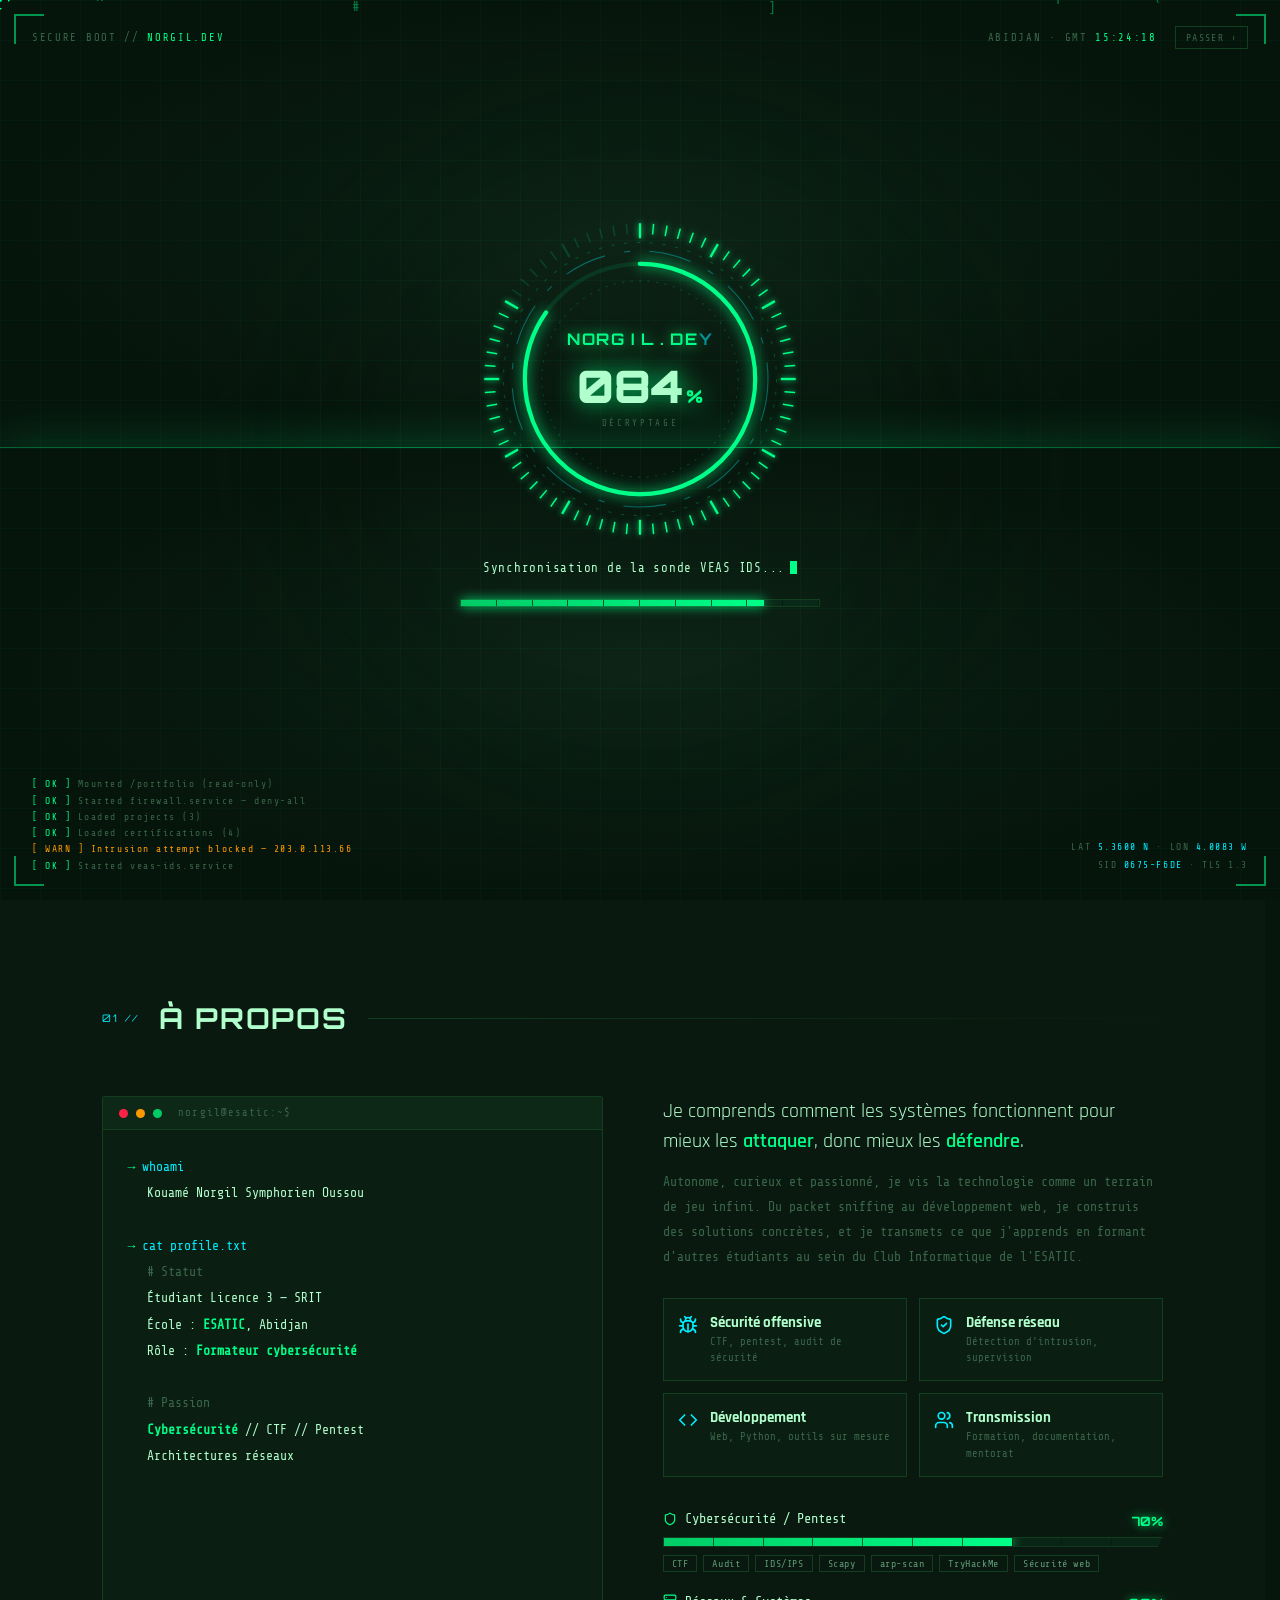
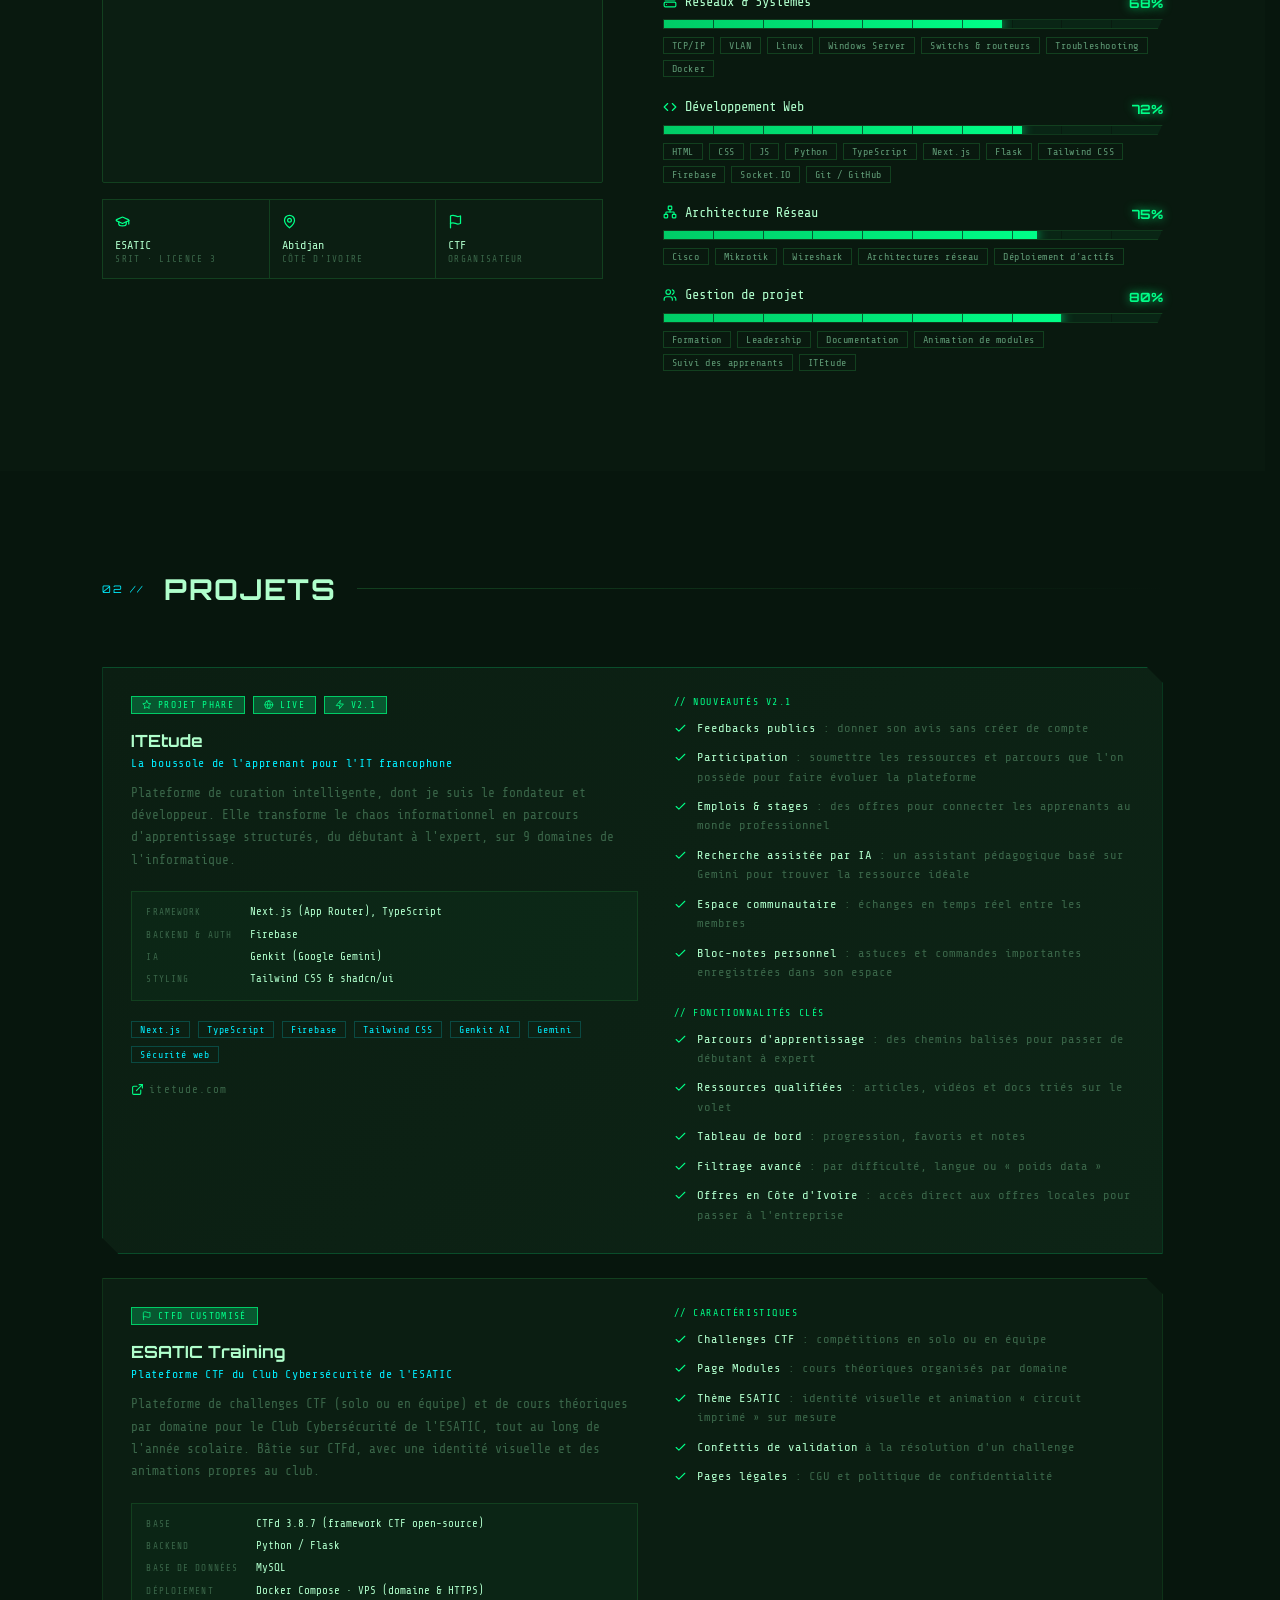
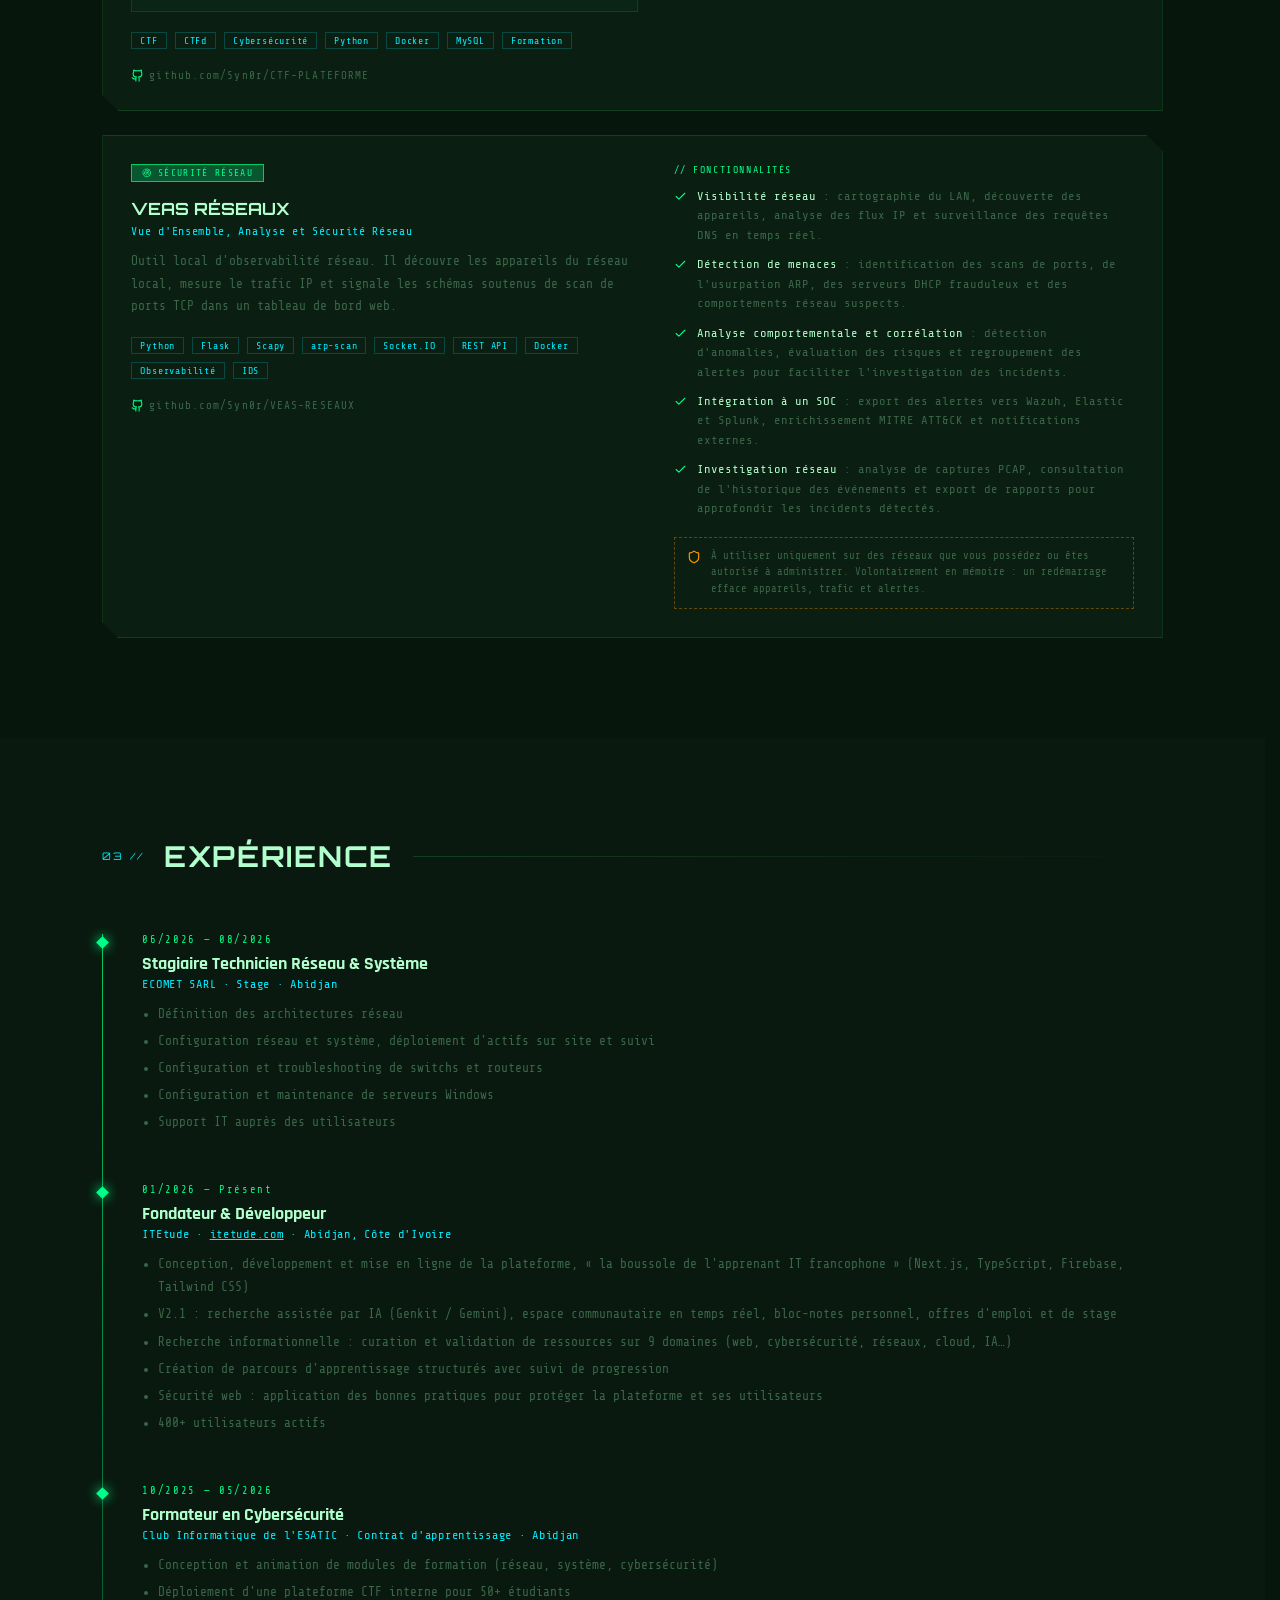
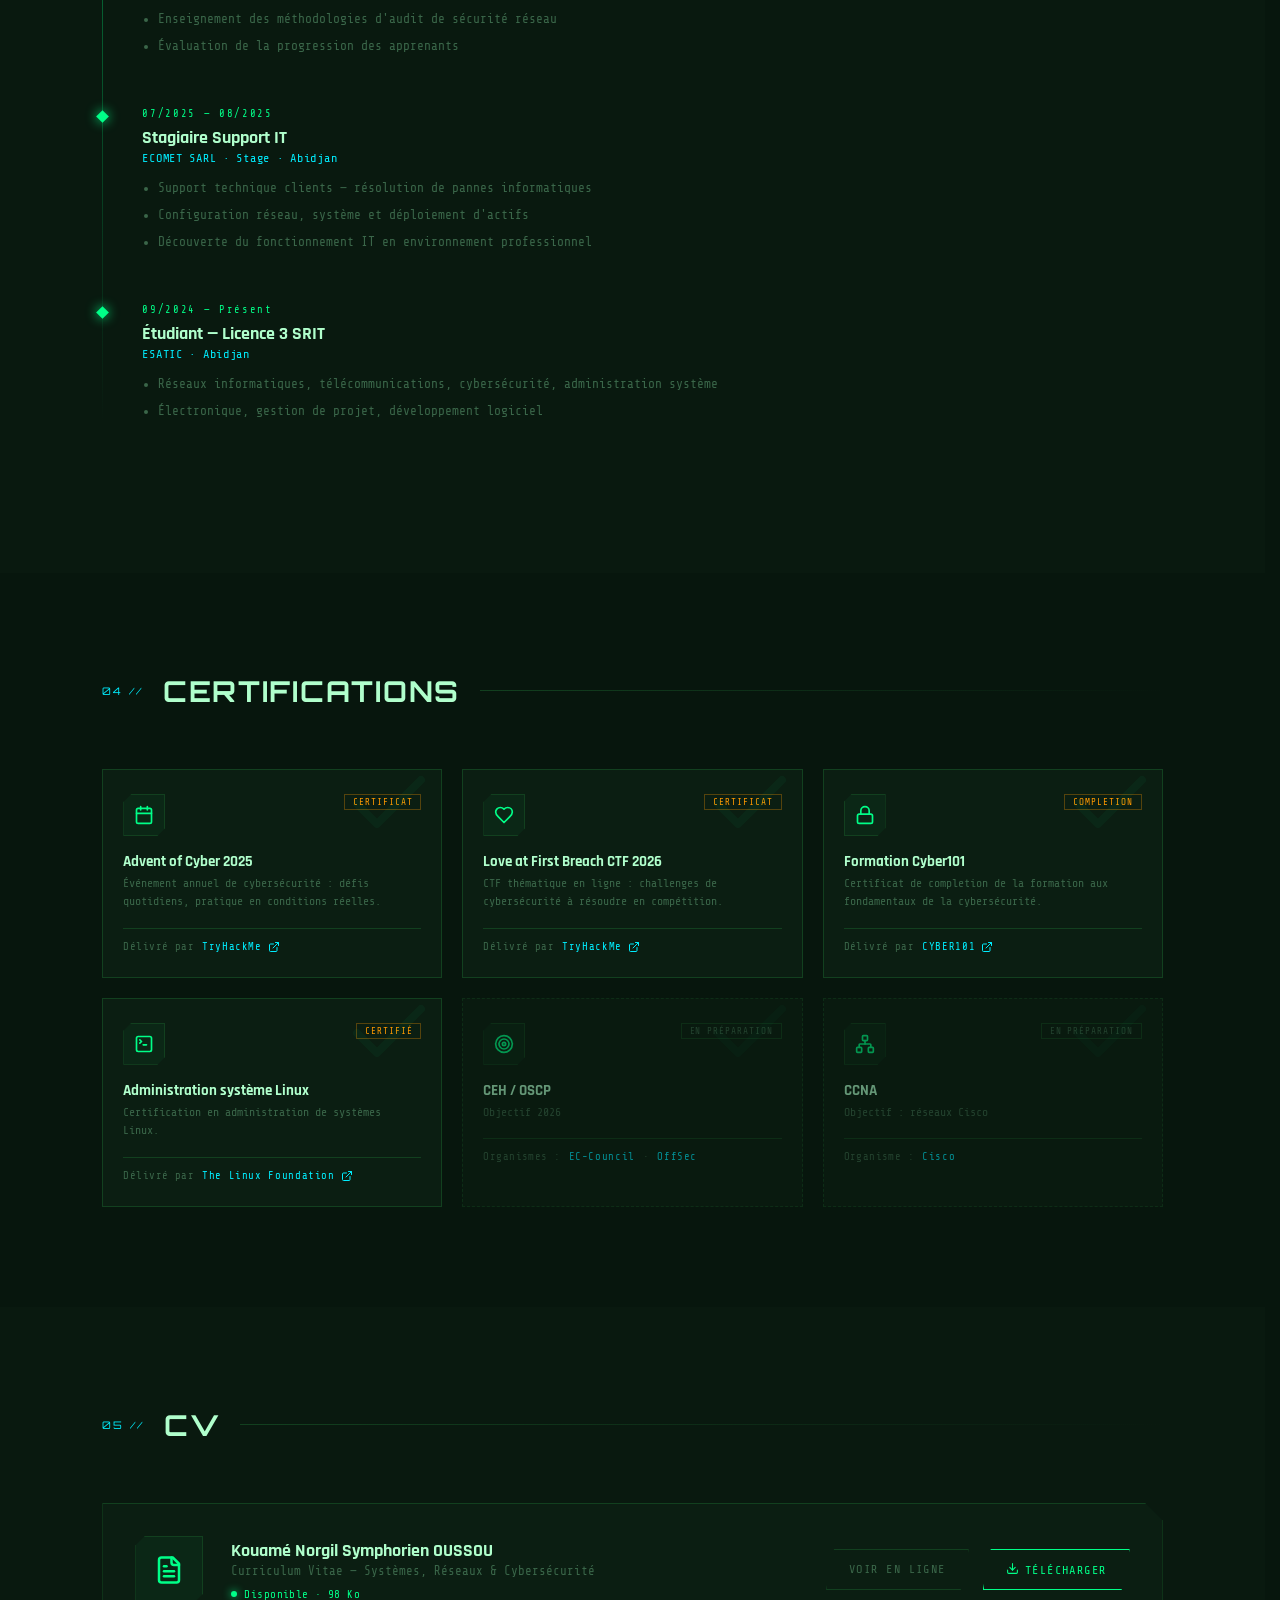
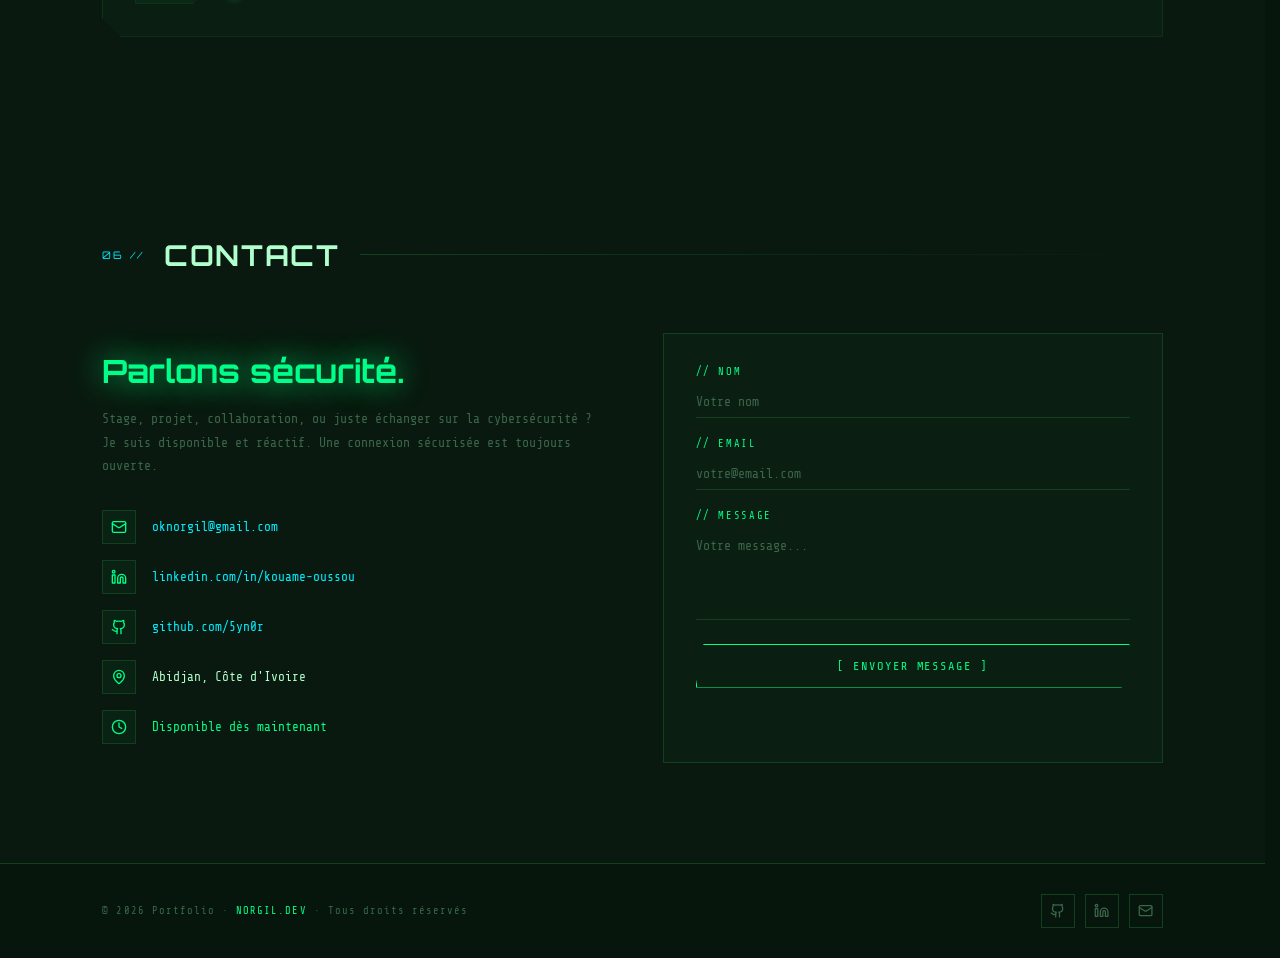
<file: index.html>
<!DOCTYPE html>
<html lang="fr" class="loading">
<head>
<meta charset="UTF-8">
<meta name="viewport" content="width=device-width, initial-scale=1.0">
<title>NORGIL.dev // Portfolio</title>
<link href="https://fonts.googleapis.com/css2?family=Share+Tech+Mono&family=Orbitron:wght@400;700;900&family=Rajdhani:wght@300;400;600;700&display=swap" rel="stylesheet">
<style>
:root {
  --green: #00ff88;
  --green2: #00cc66;
  --green-dim: #00ff8840;
  --cyan: #00eeff;
  --red: #ff2244;
  --orange: #ff9900;
  --bg: #07160d;
  --bg2: #09190f;
  --panel: #0b1e12;
  --border: #12401f;
  --text: #b0ffcc;
  --dim: #3a6649;
}

* { margin: 0; padding: 0; box-sizing: border-box; }

html { scroll-behavior: smooth; scroll-padding-top: 70px; scrollbar-gutter: stable; }

/* ── ICONS (sprite SVG inline) ── */
.ic {
  width: 1em; height: 1em; flex: none;
  fill: none; stroke: currentColor;
  stroke-width: 2; stroke-linecap: round; stroke-linejoin: round;
  vertical-align: -0.125em;
}
.sprite { position: absolute; width: 0; height: 0; overflow: hidden; }

body {
  background: var(--bg);
  color: var(--text);
  font-family: 'Share Tech Mono', monospace;
  overflow-x: hidden;
  cursor: none;
}

/* ── CUSTOM CURSOR ── */
#cursor {
  width: 20px; height: 20px;
  border: 2px solid var(--green);
  position: fixed; top: 0; left: 0;
  pointer-events: none; z-index: 10001;
  transform: translate(-50%, -50%);
  transition: transform 0.08s, border-color 0.2s;
  clip-path: polygon(50% 0%, 100% 50%, 50% 100%, 0% 50%);
}
#cursor-dot {
  width: 4px; height: 4px;
  background: var(--green);
  border-radius: 50%;
  position: fixed; top: 0; left: 0;
  pointer-events: none; z-index: 10001;
  transform: translate(-50%, -50%);
}

/* ── SCANLINES OVERLAY ── */
body::before {
  content: '';
  position: fixed; inset: 0;
  background: repeating-linear-gradient(
    0deg,
    transparent,
    transparent 2px,
    rgba(0,255,136,0.015) 2px,
    rgba(0,255,136,0.015) 4px
  );
  pointer-events: none;
  z-index: 100;
}

/* ── MATRIX RAIN CANVAS ── */
#matrix-canvas {
  position: fixed; top: 0; left: 0;
  width: 100%; height: 100%;
  opacity: 0.06;
  pointer-events: none;
  z-index: 0;
}

/* ── NOISE TEXTURE ── */
body::after {
  content: '';
  position: fixed; inset: 0;
  background-image: url("data:image/svg+xml,%3Csvg viewBox='0 0 200 200' xmlns='http://www.w3.org/2000/svg'%3E%3Cfilter id='n'%3E%3CfeTurbulence type='fractalNoise' baseFrequency='0.9' numOctaves='4'/%3E%3C/filter%3E%3Crect width='100%25' height='100%25' filter='url(%23n)' opacity='0.03'/%3E%3C/svg%3E");
  pointer-events: none; z-index: 1; opacity: 0.4;
}

/* ── LAYOUT ── */
.wrapper { position: relative; z-index: 2; }

/* ── NAV ── */
nav {
  position: fixed; top: 0; left: 0; right: 0;
  display: flex; align-items: center; justify-content: space-between;
  padding: 14px 40px;
  background: linear-gradient(180deg, #07160dee, transparent);
  z-index: 500;
  border-bottom: 1px solid var(--border);
  backdrop-filter: blur(4px);
}

.nav-logo {
  font-family: 'Orbitron', monospace;
  font-size: 1.1rem; font-weight: 900;
  color: var(--green);
  letter-spacing: 0.15em;
}
.nav-logo span { color: var(--cyan); }

.nav-links { display: flex; gap: 30px; align-items: center; }
.nav-links a {
  color: var(--dim); text-decoration: none;
  font-size: 0.72rem; letter-spacing: 0.12em;
  text-transform: uppercase;
  transition: color 0.2s;
  position: relative;
}
.nav-links a::before {
  content: '// ';
  color: var(--green2);
  opacity: 0;
  transition: opacity 0.2s;
}
.nav-links a:hover, .nav-links a.active { color: var(--green); }
.nav-links a:hover::before, .nav-links a.active::before { opacity: 1; }

.nav-toggle {
  display: none; background: none; border: 1px solid var(--border);
  color: var(--green); width: 38px; height: 38px; cursor: pointer;
  place-items: center; font-size: 1.1rem;
}

.nav-status {
  display: flex; align-items: center; gap: 8px;
  font-size: 0.68rem; color: var(--dim);
}
.status-dot {
  width: 7px; height: 7px; border-radius: 50%;
  background: var(--green);
  box-shadow: 0 0 8px var(--green);
  animation: blink 1.4s infinite;
}
@keyframes blink { 0%,100%{opacity:1} 50%{opacity:0.2} }

/* ── HERO ── */
#hero {
  min-height: 100vh;
  display: flex; flex-direction: column;
  justify-content: center; align-items: flex-start;
  padding: 0 8vw;
  position: relative;
  overflow: hidden;
}

.hero-tag {
  font-size: 0.72rem; color: var(--cyan);
  letter-spacing: 0.2em; margin-bottom: 16px;
  opacity: 0; animation: fadeUp 0.6s 0.3s forwards;
}

.hero-name {
  font-family: 'Orbitron', monospace;
  font-size: clamp(2.5rem, 6vw, 5rem);
  font-weight: 900;
  color: var(--green);
  line-height: 1.05;
  text-shadow: 0 0 40px var(--green2), 0 0 80px rgba(0,255,136,0.2);
  opacity: 0; animation: fadeUp 0.7s 0.5s forwards;
}
.hero-name .glitch {
  position: relative; display: inline-block;
}
.hero-name .glitch::before,
.hero-name .glitch::after {
  content: attr(data-text);
  position: absolute; top: 0; left: 0;
  width: 100%; height: 100%;
}
.hero-name .glitch::before {
  color: var(--cyan); animation: glitch1 4s infinite;
  clip-path: polygon(0 0, 100% 0, 100% 35%, 0 35%);
}
.hero-name .glitch::after {
  color: var(--red); animation: glitch2 4s infinite;
  clip-path: polygon(0 65%, 100% 65%, 100% 100%, 0 100%);
}

@keyframes glitch1 {
  0%,90%,100%{transform:translate(0)} 92%{transform:translate(-3px,1px)}
  94%{transform:translate(3px,-1px)} 96%{transform:translate(0)}
}
@keyframes glitch2 {
  0%,90%,100%{transform:translate(0)} 92%{transform:translate(3px,1px)}
  94%{transform:translate(-3px,-1px)} 96%{transform:translate(0)}
}

.hero-sub {
  font-family: 'Rajdhani', sans-serif;
  font-size: clamp(1rem, 2.5vw, 1.5rem);
  font-weight: 300; color: var(--text);
  margin-top: 10px; letter-spacing: 0.08em;
  opacity: 0; animation: fadeUp 0.7s 0.7s forwards;
}
.hero-sub em { color: var(--cyan); font-style: normal; font-weight: 600; }

.hero-desc {
  max-width: 580px;
  margin-top: 24px;
  font-size: 0.85rem; color: var(--dim);
  line-height: 1.8;
  opacity: 0; animation: fadeUp 0.7s 0.9s forwards;
}

.hero-cta {
  display: flex; gap: 16px; margin-top: 40px;
  opacity: 0; animation: fadeUp 0.7s 1.1s forwards;
}

.btn-primary {
  background: transparent;
  border: 1px solid var(--green);
  color: var(--green);
  font-family: 'Share Tech Mono', monospace;
  font-size: 0.75rem; letter-spacing: 0.12em;
  padding: 12px 28px; cursor: pointer;
  text-decoration: none; display: inline-block;
  text-transform: uppercase;
  transition: all 0.25s;
  clip-path: polygon(8px 0%, 100% 0%, calc(100% - 8px) 100%, 0% 100%);
}
.btn-primary:hover {
  background: var(--green);
  color: var(--bg);
  box-shadow: 0 0 30px var(--green2);
}

.btn-secondary {
  background: transparent;
  border: 1px solid var(--border);
  color: var(--dim);
  font-family: 'Share Tech Mono', monospace;
  font-size: 0.75rem; letter-spacing: 0.12em;
  padding: 12px 28px; cursor: pointer;
  text-decoration: none; display: inline-block;
  text-transform: uppercase;
  transition: all 0.25s;
  clip-path: polygon(8px 0%, 100% 0%, calc(100% - 8px) 100%, 0% 100%);
}
.btn-secondary:hover { border-color: var(--cyan); color: var(--cyan); }

/* Hero : simulation réseau (canvas) */
.hero-deco {
  position: absolute; right: 4vw; top: 50%;
  transform: translateY(-50%);
  width: min(600px, 41vw, calc(100vh - 300px));
  opacity: 0; animation: fadeIn 1s 1.4s forwards;
}
.net-frame {
  position: relative;
  border: 1px solid var(--border);
  background: radial-gradient(circle at 50% 50%, rgba(0,255,136,0.07), transparent 65%), var(--panel);
  clip-path: polygon(0 0, calc(100% - 18px) 0, 100% 18px, 100% 100%, 18px 100%, 0 calc(100% - 18px));
}
.net-head {
  display: flex; justify-content: space-between; align-items: center;
  padding: 9px 14px; border-bottom: 1px solid var(--border);
  background: #0e2818; font-size: 0.62rem; letter-spacing: 0.14em; color: var(--dim);
}
.net-head b { color: var(--green); font-weight: normal; }
.net-head .live { display: flex; align-items: center; gap: 7px; }
.net-head .live i {
  width: 6px; height: 6px; border-radius: 50%; background: var(--red);
  box-shadow: 0 0 8px var(--red); animation: blink 1s infinite;
}
#net-canvas { display: block; width: 100%; aspect-ratio: 1 / 1; }
.net-log {
  border-top: 1px solid var(--border);
  padding: 10px 14px; height: 108px; overflow: hidden;
  font-size: 0.62rem; line-height: 1.65; color: var(--dim);
  display: flex; flex-direction: column; justify-content: flex-end;
}
.net-legend {
  display: flex; flex-wrap: wrap; gap: 6px 16px; padding: 7px 14px;
  border-top: 1px solid var(--border); font-size: 0.56rem; letter-spacing: 0.08em; color: var(--dim);
}
.net-legend i { display: inline-block; width: 7px; height: 7px; margin-right: 6px; vertical-align: 0; }
.net-log div { white-space: nowrap; overflow: hidden; text-overflow: ellipsis; animation: fadeIn 0.4s; }
.net-log .ok { color: var(--green); }
.net-log .bad { color: var(--red); }
.net-log .info { color: var(--cyan); }

/* Stat strip */
.hero-stats {
  display: flex; gap: 48px; margin-top: 60px;
  opacity: 0; animation: fadeUp 0.7s 1.3s forwards;
}
.stat-item {}
.stat-val {
  font-family: 'Orbitron', monospace;
  font-size: 1.6rem; font-weight: 700;
  color: var(--green);
  text-shadow: 0 0 20px var(--green2);
}
.stat-label {
  font-size: 0.65rem; color: var(--dim);
  letter-spacing: 0.14em; text-transform: uppercase;
  margin-top: 2px;
}

@keyframes fadeUp {
  from { opacity:0; transform: translateY(20px); }
  to   { opacity:1; transform: translateY(0); }
}
@keyframes fadeIn {
  from { opacity: 0; } to { opacity: 1; }
}

/* ── SECTION BASE ── */
section {
  padding: 100px 8vw;
  position: relative;
}

.section-header {
  display: flex; align-items: center; gap: 20px;
  margin-bottom: 60px;
}

.section-num {
  font-family: 'Orbitron', monospace;
  font-size: 0.65rem; color: var(--cyan);
  letter-spacing: 0.2em;
}

.section-title {
  font-family: 'Orbitron', monospace;
  font-size: clamp(1.3rem, 2.5vw, 1.8rem);
  font-weight: 700; color: var(--text);
  letter-spacing: 0.06em;
}

.section-line {
  flex: 1; height: 1px;
  background: linear-gradient(90deg, var(--border), transparent);
}

/* ── ABOUT ── */
#about { background: var(--bg2); }

.about-grid {
  display: grid; grid-template-columns: 1fr 1fr;
  gap: 60px; align-items: start;
}

.terminal-box {
  background: var(--panel);
  border: 1px solid var(--border);
  border-radius: 2px;
  overflow: hidden;
}

.terminal-bar {
  background: #0e2818;
  padding: 10px 16px;
  display: flex; align-items: center; gap: 8px;
  border-bottom: 1px solid var(--border);
}
.t-dot { width: 9px; height: 9px; border-radius: 50%; }
.t-r { background: var(--red); }
.t-y { background: var(--orange); }
.t-g { background: var(--green2); }
.terminal-title {
  font-size: 0.65rem; color: var(--dim);
  letter-spacing: 0.1em; margin-left: 8px;
}

.terminal-body {
  padding: 24px;
  font-size: 0.82rem;
  line-height: 2;
}

.t-prompt { color: var(--green); }
.t-cmd { color: var(--cyan); }
.t-comment { color: var(--dim); }
.t-output { color: var(--text); padding-left: 20px; }
.t-highlight { color: var(--green); font-weight: bold; }
.t-error { color: var(--red); }
.t-warn { color: var(--orange); }

.cursor-blink {
  display: inline-block; width: 8px; height: 14px;
  background: var(--green); margin-left: 2px;
  animation: blink 1s infinite; vertical-align: middle;
}

/* Skills radar */
.skills-list { display: flex; flex-direction: column; gap: 22px; }

.skill-item { position: relative; }
.skill-header {
  display: flex; justify-content: space-between; align-items: baseline;
  margin-bottom: 8px; font-size: 0.86rem;
}
.skill-name { color: var(--text); }
.skill-pct { color: var(--green); font-family: 'Orbitron', monospace; font-size: 0.8rem; font-weight: 700; text-shadow: 0 0 10px var(--green2); }

.skill-bar {
  height: 10px;
  background: rgba(0,255,136,0.05);
  border: 1px solid var(--border);
  position: relative; overflow: hidden;
  clip-path: polygon(0 0, 100% 0, calc(100% - 5px) 100%, 0 100%);
}
.skill-bar::after {                       /* graduations */
  content: ''; position: absolute; inset: 0; pointer-events: none;
  background: repeating-linear-gradient(90deg, transparent 0 calc(10% - 1px), rgba(7,22,13,0.65) calc(10% - 1px) 10%);
}
.skill-fill {
  height: 100%;
  background: linear-gradient(90deg, var(--green2), var(--green));
  box-shadow: 0 0 12px var(--green);
  width: 0;
  transition: width 1.5s cubic-bezier(0.16, 1, 0.3, 1);
}.skill-tag {
  display: flex; flex-wrap: wrap; gap: 6px; margin-top: 8px;
}
.skill-tag span {
  font-size: 0.63rem; color: #5f9a75; letter-spacing: 0.06em;
  border: 1px solid var(--border); padding: 2px 8px;
  transition: color 0.2s, border-color 0.2s;
}
.skill-item:hover .skill-tag span { color: var(--text); border-color: var(--green-dim); }
.skill-name { display: flex; align-items: center; gap: 8px; }
.skill-name .ic { color: var(--green); width: 14px; height: 14px; }

.about-lead {
  font-family: 'Rajdhani', sans-serif;
  font-size: 1.25rem; line-height: 1.5; color: var(--text); margin-bottom: 14px;
}
.about-lead strong { color: var(--green); font-weight: 600; }
.about-text { font-size: 0.82rem; color: var(--dim); line-height: 1.9; margin-bottom: 28px; }

.pillars {
  display: grid; grid-template-columns: 1fr 1fr; gap: 12px; margin-bottom: 34px;
}
.pillar {
  display: flex; gap: 12px; align-items: flex-start;
  padding: 14px; border: 1px solid var(--border); background: var(--panel);
  transition: border-color 0.3s, transform 0.3s;
}
.pillar:hover { border-color: var(--green2); transform: translateY(-2px); }
.pillar .ic { width: 20px; height: 20px; color: var(--cyan); margin-top: 2px; }
.pillar-title { font-family: 'Rajdhani', sans-serif; font-weight: 700; font-size: 0.95rem; color: var(--text); }
.pillar-desc { font-size: 0.66rem; color: var(--dim); line-height: 1.55; margin-top: 2px; }

.about-facts {
  display: grid; grid-template-columns: repeat(3, 1fr); gap: 1px;
  margin-top: 16px; background: var(--border); border: 1px solid var(--border);
}
.fact { background: var(--panel); padding: 14px 12px; }
.fact .ic { width: 15px; height: 15px; color: var(--green); margin-bottom: 8px; }
.fact-val { font-size: 0.74rem; color: var(--text); }
.fact-label { font-size: 0.58rem; color: var(--dim); letter-spacing: 0.14em; text-transform: uppercase; margin-top: 2px; }

@media (max-width: 480px) {
  .pillars { grid-template-columns: 1fr; }
}

/* ── PROJECTS ── */
#projects { background: var(--bg); }

.projects-grid {
  display: grid;
  grid-template-columns: repeat(auto-fit, minmax(320px, 1fr));
  gap: 24px;
}

.project-card {
  background: var(--panel);
  border: 1px solid var(--border);
  padding: 28px;
  position: relative; overflow: hidden;
  transition: border-color 0.3s, transform 0.3s;
  cursor: pointer;
  clip-path: polygon(0 0, calc(100% - 16px) 0, 100% 16px, 100% 100%, 16px 100%, 0 calc(100% - 16px));
}
.project-card::before {
  content: '';
  position: absolute; top: 0; left: -100%;
  width: 100%; height: 1px;
  background: linear-gradient(90deg, transparent, var(--green), transparent);
  transition: left 0.6s;
}
.project-card:hover::before { left: 100%; }
.project-card:hover {
  border-color: var(--green2);
  transform: translateY(-4px);
  box-shadow: 0 0 30px rgba(0,255,136,0.08);
}

.project-badge {
  display: inline-flex; align-items: center; gap: 6px;
  background: var(--green-dim);
  border: 1px solid var(--green2);
  color: var(--green);
  font-size: 0.6rem; letter-spacing: 0.14em;
  padding: 3px 10px; margin-bottom: 16px;
  text-transform: uppercase;
}

.project-name {
  font-family: 'Orbitron', monospace;
  font-size: 1.05rem; font-weight: 700;
  color: var(--text); margin-bottom: 10px;
}

.project-desc {
  font-size: 0.8rem; color: var(--dim);
  line-height: 1.75; margin-bottom: 20px;
}

.project-tags {
  display: flex; flex-wrap: wrap; gap: 8px;
  margin-bottom: 20px;
}
.tag {
  font-size: 0.62rem; color: var(--cyan);
  border: 1px solid rgba(0,238,255,0.2);
  padding: 2px 8px; letter-spacing: 0.08em;
}

.project-links { display: flex; gap: 16px; }
.proj-link {
  font-size: 0.68rem; color: var(--dim);
  text-decoration: none; letter-spacing: 0.1em;
  transition: color 0.2s;
  display: flex; align-items: center; gap: 5px;
}
.proj-link:hover { color: var(--green); }
.proj-link .ic { width: 13px; height: 13px; color: var(--green); }

.project-icon {
  position: absolute; bottom: 14px; right: 18px;
  opacity: 0.06; color: var(--green);
  transition: opacity 0.3s, transform 0.3s;
}
.project-icon .ic { width: 88px; height: 88px; stroke-width: 1; }
.project-card:hover .project-icon { opacity: 0.14; transform: scale(1.06) rotate(-4deg); }

/* featured card */
.project-card.featured {
  grid-column: span 2;
  border-color: rgba(0,255,136,0.2);
  background: linear-gradient(135deg, var(--panel), #0d2416);
}
@media (max-width: 768px) {
  .project-card.featured { grid-column: span 1; }
}

/* carte large (VEAS NETWORK) */
.project-card.wide { grid-column: 1 / -1; }
.wide-grid { display: grid; grid-template-columns: 1.1fr 1fr; gap: 36px; }
.project-sub {
  font-size: 0.72rem; color: var(--cyan); letter-spacing: 0.06em;
  margin: -4px 0 12px;
}
.project-badges { display: flex; flex-wrap: wrap; gap: 8px; }
.feature-title {
  font-size: 0.62rem; color: var(--green); letter-spacing: 0.16em;
  text-transform: uppercase; margin-bottom: 12px;
}
.feature-list { list-style: none; display: flex; flex-direction: column; gap: 10px; }
.feature-list li {
  display: flex; gap: 10px; align-items: flex-start;
  font-size: 0.76rem; color: var(--dim); line-height: 1.6;
}
.feature-list li .ic { color: var(--green); margin-top: 3px; width: 13px; height: 13px; }
.feature-list li b { color: var(--text); font-weight: normal; }
.project-note {
  display: flex; gap: 10px; align-items: flex-start;
  margin-top: 18px; padding: 10px 12px;
  border: 1px dashed rgba(255,153,0,0.35);
  font-size: 0.66rem; color: var(--dim); line-height: 1.6;
}
.project-note .ic { color: var(--orange); margin-top: 2px; width: 14px; height: 14px; }
.feature-group + .feature-group { margin-top: 24px; }
.stack-list {
  display: grid; grid-template-columns: auto 1fr; gap: 6px 18px;
  margin-bottom: 20px; padding: 12px 14px;
  border: 1px solid var(--border); background: rgba(0,255,136,0.03);
  font-size: 0.68rem; line-height: 1.5;
}
.stack-list dt { color: var(--dim); text-transform: uppercase; letter-spacing: 0.12em; font-size: 0.58rem; padding-top: 2px; }
.stack-list dd { color: var(--text); }
@media (max-width: 900px) { .wide-grid { grid-template-columns: 1fr; gap: 20px; } }

/* ── EXPERIENCE ── */
#experience { background: var(--bg2); }

.timeline {
  position: relative;
  padding-left: 40px;
}
.timeline::before {
  content: '';
  position: absolute; left: 0; top: 0; bottom: 0;
  width: 1px; background: linear-gradient(180deg, var(--green2), transparent);
}

.timeline-item {
  position: relative; margin-bottom: 50px;
}
.timeline-dot {
  position: absolute; left: -44px; top: 4px;
  width: 9px; height: 9px;
  background: var(--green);
  box-shadow: 0 0 12px var(--green);
  transform: rotate(45deg);
}

.tl-date {
  font-size: 0.65rem; color: var(--green);
  letter-spacing: 0.16em; margin-bottom: 6px;
}
.tl-role {
  font-family: 'Rajdhani', sans-serif;
  font-size: 1.15rem; font-weight: 700;
  color: var(--text); margin-bottom: 2px;
}
.tl-org {
  font-size: 0.75rem; color: var(--cyan);
  margin-bottom: 12px; letter-spacing: 0.06em;
}
.tl-desc {
  font-size: 0.8rem; color: var(--dim);
  line-height: 1.8;
}
.tl-desc li { margin-left: 16px; margin-bottom: 4px; }

/* ── CERTS ── */
#certs { background: var(--bg); }

.certs-grid {
  display: grid;
  grid-template-columns: repeat(auto-fit, minmax(320px, 1fr));
  gap: 20px;
}

.cert-card {
  background: var(--panel);
  border: 1px solid var(--border);
  padding: 24px 20px;
  transition: border-color 0.3s;
  position: relative;
  overflow: hidden;
}
.cert-card::after {
  content: '';
  position: absolute; top: -14px; right: 4px;
  width: 96px; height: 96px; opacity: 0.04;
  background: var(--green);
  -webkit-mask: url("data:image/svg+xml,%3Csvg xmlns='http://www.w3.org/2000/svg' viewBox='0 0 24 24' fill='none' stroke='black' stroke-width='2' stroke-linecap='round' stroke-linejoin='round'%3E%3Cpath d='M20 6 9 17l-5-5'/%3E%3C/svg%3E") center/contain no-repeat;
          mask: url("data:image/svg+xml,%3Csvg xmlns='http://www.w3.org/2000/svg' viewBox='0 0 24 24' fill='none' stroke='black' stroke-width='2' stroke-linecap='round' stroke-linejoin='round'%3E%3Cpath d='M20 6 9 17l-5-5'/%3E%3C/svg%3E") center/contain no-repeat;
}
.cert-card:hover { border-color: var(--orange); transform: translateY(-3px); }
.cert-card { transition: border-color 0.3s, transform 0.3s; }
.cert-card.planned { border-style: dashed; opacity: 0.55; }
.cert-card.planned:hover { border-color: var(--dim); transform: none; }
.cert-card.planned .cert-badge { color: var(--dim); border-color: var(--border); }

.cert-head {
  display: flex; justify-content: space-between; align-items: flex-start;
  margin-bottom: 16px;
}
.cert-icon {
  width: 42px; height: 42px;
  display: grid; place-items: center;
  color: var(--green); border: 1px solid var(--border);
  background: rgba(0,255,136,0.04);
  clip-path: polygon(8px 0, 100% 0, 100% calc(100% - 8px), calc(100% - 8px) 100%, 0 100%, 0 8px);
}
.cert-icon .ic { width: 20px; height: 20px; }
.cert-card:hover .cert-icon { color: var(--orange); border-color: rgba(255,153,0,0.4); }
.cert-card.planned:hover .cert-icon { color: var(--green); border-color: var(--border); }
.cert-name {
  font-family: 'Rajdhani', sans-serif;
  font-size: 0.95rem; font-weight: 700; color: var(--text);
  margin-bottom: 4px;
}
.cert-desc { font-size: 0.72rem; color: var(--dim); line-height: 1.6; }
.cert-issuer {
  display: flex; align-items: center; gap: 8px;
  margin-top: 16px; padding-top: 12px; border-top: 1px solid var(--border);
  font-size: 0.66rem; color: var(--dim); letter-spacing: 0.04em;
}
.cert-issuer b { color: var(--cyan); font-weight: normal; letter-spacing: 0.06em; }
.cert-issuer a {
  color: var(--cyan); text-decoration: none; letter-spacing: 0.06em;
  display: inline-flex; align-items: center; gap: 6px;
}
.cert-issuer a:hover { text-decoration: underline; }
.cert-issuer .ic { width: 12px; height: 12px; }

.cert-badge {
  display: inline-block;
  font-size: 0.58rem; color: var(--orange);
  border: 1px solid rgba(255,153,0,0.3);
  padding: 2px 8px; letter-spacing: 0.1em; text-transform: uppercase;
}

/* ── CV ── */
#cv { background: var(--bg2); }

.cv-card {
  display: flex; align-items: center; gap: 28px;
  background: var(--panel);
  border: 1px solid var(--border);
  padding: 32px;
  position: relative; overflow: hidden;
  clip-path: polygon(0 0, calc(100% - 18px) 0, 100% 18px, 100% 100%, 18px 100%, 0 calc(100% - 18px));
}
.cv-card::before {
  content: '';
  position: absolute; top: 0; left: -100%;
  width: 100%; height: 1px;
  background: linear-gradient(90deg, transparent, var(--green), transparent);
  animation: cvscan 4s linear infinite;
}
@keyframes cvscan { to { left: 100%; } }

.cv-icon {
  flex: none; width: 68px; height: 68px;
  display: grid; place-items: center;
  color: var(--green); border: 1px solid var(--border);
  background: rgba(0,255,136,0.04);
  clip-path: polygon(10px 0, 100% 0, 100% calc(100% - 10px), calc(100% - 10px) 100%, 0 100%, 0 10px);
}
.cv-icon .ic { width: 30px; height: 30px; }

.cv-info { flex: 1; min-width: 0; }
.cv-name {
  font-family: 'Rajdhani', sans-serif; font-weight: 700;
  font-size: 1.15rem; color: var(--text);
}
.cv-sub { font-size: 0.78rem; color: var(--dim); margin-top: 2px; }
.cv-status {
  display: flex; align-items: center; gap: 7px;
  font-size: 0.68rem; letter-spacing: 0.04em; color: var(--dim); margin-top: 10px;
}
.cv-status i { width: 6px; height: 6px; border-radius: 50%; background: var(--dim); flex: none; }
.cv-status.ready i { background: var(--green); box-shadow: 0 0 8px var(--green); animation: blink 1.4s infinite; }
.cv-status.ready { color: var(--green); }
.cv-status.wait i { background: var(--orange); animation: blink 1.4s infinite; }
.cv-status.wait { color: var(--orange); }

.cv-actions { display: flex; gap: 14px; flex: none; }
.cv-actions .btn-primary, .cv-actions .btn-secondary { padding: 12px 22px; }
.cv-actions .ic { width: 13px; height: 13px; margin-right: 6px; vertical-align: -1px; }
.cv-actions [aria-disabled="true"] {
  pointer-events: none; opacity: 0.35; border-style: dashed;
}

@media (max-width: 700px) {
  .cv-card { flex-direction: column; align-items: flex-start; gap: 22px; padding: 26px 22px; }
  .cv-actions { width: 100%; }
  .cv-actions a { flex: 1; text-align: center; }
}

/* ── CONTACT ── */
#contact {
  background: var(--bg2);
  min-height: 60vh;
  display: flex; flex-direction: column; justify-content: center;
}

.contact-grid {
  display: grid; grid-template-columns: 1fr 1fr;
  gap: 60px; align-items: center;
}

.contact-text {}
.contact-headline {
  font-family: 'Orbitron', monospace;
  font-size: clamp(1.4rem, 3vw, 2rem);
  font-weight: 700; color: var(--green);
  text-shadow: 0 0 30px var(--green2);
  margin-bottom: 16px;
}
.contact-sub {
  font-size: 0.82rem; color: var(--dim);
  line-height: 1.8; margin-bottom: 32px;
}

.contact-items { display: flex; flex-direction: column; gap: 16px; }
.contact-row {
  display: flex; align-items: center; gap: 16px;
}
.contact-ico {
  color: var(--green); flex: none;
  width: 34px; height: 34px; display: grid; place-items: center;
  border: 1px solid var(--border); background: rgba(0,255,136,0.04);
}
.contact-ico .ic { width: 16px; height: 16px; }
.contact-val {
  font-size: 0.8rem; color: var(--text);
}
.contact-val a { color: var(--cyan); text-decoration: none; }
.contact-val a:hover { text-decoration: underline; }

.contact-form {
  background: var(--panel);
  border: 1px solid var(--border);
  padding: 32px;
}

.form-group { margin-bottom: 20px; }
.form-label {
  display: block; font-size: 0.65rem;
  color: var(--green); letter-spacing: 0.16em;
  text-transform: uppercase; margin-bottom: 8px;
}
.form-input {
  width: 100%;
  background: transparent;
  border: none; border-bottom: 1px solid var(--border);
  color: var(--text); font-family: 'Share Tech Mono', monospace;
  font-size: 0.82rem; padding: 8px 0;
  outline: none; transition: border-color 0.2s;
}
.form-input:focus { border-color: var(--green); }
.form-input::placeholder { color: var(--dim); }
textarea.form-input { resize: none; height: 90px; }

.form-submit {
  width: 100%;
  background: transparent;
  border: 1px solid var(--green);
  color: var(--green);
  font-family: 'Share Tech Mono', monospace;
  font-size: 0.75rem; letter-spacing: 0.16em;
  padding: 14px; cursor: pointer;
  text-transform: uppercase;
  transition: all 0.25s;
  clip-path: polygon(8px 0%, 100% 0%, calc(100% - 8px) 100%, 0% 100%);
}
.form-submit:disabled { opacity: 0.6; cursor: wait; }
.contact-form { position: relative; min-height: 430px; overflow: hidden; }
.form-thanks {
  position: absolute; inset: 0; z-index: 3;
  display: flex; flex-direction: column; align-items: center; justify-content: center;
  padding: 24px; text-align: center; overflow-y: auto;
  background: radial-gradient(circle at 50% 30%, rgba(0,255,136,0.10), transparent 60%), var(--panel);
  opacity: 0; visibility: hidden; transition: opacity 0.4s, visibility 0.4s;
}
.form-thanks.show { opacity: 1; visibility: visible; }
.thanks-check { width: 76px; height: 76px; margin-bottom: 14px; filter: drop-shadow(0 0 14px var(--green2)); }
.thanks-check circle, .thanks-check path {
  fill: none; stroke: var(--green); stroke-width: 2.5; stroke-linecap: round; stroke-linejoin: round;
  stroke-dasharray: 150; stroke-dashoffset: 150;
}
.form-thanks.show .thanks-check circle { animation: draw 0.7s 0.1s ease-out forwards; }
.form-thanks.show .thanks-check path { stroke-dasharray: 40; stroke-dashoffset: 40; animation: draw 0.4s 0.7s ease-out forwards; }
@keyframes draw { to { stroke-dashoffset: 0; } }
.thanks-title {
  font-family: 'Orbitron', monospace; font-weight: 700; font-size: 1.05rem;
  letter-spacing: 0.12em; color: var(--green); text-shadow: 0 0 20px var(--green2);
}
.thanks-text { font-size: 0.8rem; color: var(--text); line-height: 1.7; margin: 10px 0 14px; max-width: 320px; }
.thanks-text b { color: var(--cyan); font-weight: normal; }
.thanks-log {
  width: 100%; max-width: 340px; min-height: 66px; text-align: left;
  border: 1px solid var(--border); background: rgba(0,0,0,0.25);
  padding: 8px 12px; font-size: 0.64rem; line-height: 1.75; color: var(--dim);
}
.thanks-log div { animation: fadeIn 0.3s; }
.thanks-log .ok { color: var(--green); }
.thanks-actions { display: flex; flex-wrap: wrap; gap: 12px; justify-content: center; margin-top: 18px; }
.thanks-actions .btn-primary, .thanks-actions .btn-secondary { padding: 10px 18px; font-size: 0.68rem; }
.thanks-burst { position: absolute; left: 50%; top: 32%; width: 0; height: 0; pointer-events: none; }
.thanks-burst i {
  position: absolute; width: 5px; height: 5px; background: var(--green);
  box-shadow: 0 0 8px var(--green); animation: burst 0.9s ease-out forwards;
}
.thanks-burst i:nth-child(3n) { background: var(--cyan); box-shadow: 0 0 8px var(--cyan); }
.thanks-burst i:nth-child(5n) { background: var(--orange); box-shadow: 0 0 8px var(--orange); }
@keyframes burst { from { transform: translate(0,0) scale(1); opacity: 1; } to { transform: translate(var(--dx), var(--dy)) scale(0.2); opacity: 0; } }
.form-status { min-height: 1.2em; margin-top: 14px; font-size: 0.7rem; line-height: 1.6; letter-spacing: 0.04em; }
.form-status.ok { color: var(--green); }
.form-status.err { color: var(--red); }
.form-status a { color: var(--cyan); }
.form-submit:hover {
  background: var(--green); color: var(--bg);
  box-shadow: 0 0 30px var(--green2);
}

/* ── FOOTER ── */
footer {
  padding: 30px 8vw;
  background: var(--bg);
  border-top: 1px solid var(--border);
  display: flex; justify-content: space-between; align-items: center;
}
.footer-copy { font-size: 0.65rem; color: var(--dim); letter-spacing: 0.1em; }
.footer-social { display: flex; gap: 10px; }
.footer-social a {
  width: 34px; height: 34px; display: grid; place-items: center;
  color: var(--dim); border: 1px solid var(--border); font-size: 0.95rem;
  transition: color 0.2s, border-color 0.2s, box-shadow 0.2s;
}
.footer-social a:hover { color: var(--green); border-color: var(--green2); box-shadow: 0 0 14px rgba(0,255,136,0.15); }
.footer-right { font-size: 0.65rem; color: var(--dim); }
.footer-right span { color: var(--green); }

/* ── SCAN LINE ANIM ── */
@keyframes scan {
  0% { top: -5%; } 100% { top: 105%; }
}

.scan-effect {
  position: fixed; left: 0; right: 0; height: 3px;
  background: linear-gradient(90deg, transparent, var(--green2), transparent);
  opacity: 0.12; pointer-events: none; z-index: 200;
  animation: scan 6s linear infinite;
}

/* ── LOADER : séquence de démarrage sécurisé ── */
html.loading, html.loading body { overflow: hidden; }
/* le hero attend l'ouverture des portes pour jouer son entrée */
html.loading .hero-tag, html.loading .hero-name, html.loading .hero-sub, html.loading .hero-desc,
html.loading .hero-cta, html.loading .hero-stats, html.loading .hero-deco { animation-play-state: paused; }

#loader { position: fixed; inset: 0; z-index: 10000; overflow: hidden; }
#loader.gone { display: none; }

.door {
  position: absolute; left: 0; right: 0; height: 50.3%;
  background:
    linear-gradient(rgba(0,255,136,0.035) 1px, transparent 1px) 0 0 / 100% 40px,
    linear-gradient(90deg, rgba(0,255,136,0.035) 1px, transparent 1px) 0 0 / 40px 100%,
    radial-gradient(ellipse at 50% 50%, #0d2416, var(--bg) 70%);
  transition: transform 0.95s cubic-bezier(0.77, 0, 0.18, 1);
  will-change: transform;
}
.door-top    { top: 0;    border-bottom: 1px solid rgba(0,255,136,0.45); box-shadow: 0 8px 40px rgba(0,255,136,0.18); }
.door-bottom { bottom: 0; border-top: 1px solid rgba(0,255,136,0.45);    box-shadow: 0 -8px 40px rgba(0,255,136,0.18); }
#loader.open .door-top    { transform: translateY(-101%); }
#loader.open .door-bottom { transform: translateY(101%); }

#ldRain {
  position: absolute; inset: 0; width: 100%; height: 100%; opacity: 0.85; transition: opacity 0.4s;
  /* la pluie s'efface au centre pour laisser le cadran lisible */
  -webkit-mask-image: radial-gradient(ellipse 34% 46% at 50% 50%, transparent 55%, #000 100%);
          mask-image: radial-gradient(ellipse 34% 46% at 50% 50%, transparent 55%, #000 100%);
}

/* laser de découpe au centre */
.ld-seam {
  position: absolute; left: 0; right: 0; top: 50%; height: 2px;
  transform: translateY(-50%) scaleX(0);
  background: linear-gradient(90deg, transparent, #d8fff0 20%, #fff 50%, #d8fff0 80%, transparent);
  box-shadow: 0 0 20px var(--green), 0 0 60px var(--green2), 0 0 120px var(--green2);
  transition: transform 0.4s cubic-bezier(0.2, 0.8, 0.2, 1), opacity 0.5s;
  pointer-events: none;
}
#loader.cut .ld-seam { transform: translateY(-50%) scaleX(1); }
#loader.open .ld-seam { opacity: 0; transition-delay: 0.25s; }

.ld-hud {
  position: absolute; inset: 0; z-index: 2;
  display: flex; flex-direction: column; justify-content: space-between;
  padding: 26px 32px; transition: opacity 0.35s;
}
#loader.cut .ld-hud, #loader.cut #ldRain { opacity: 0; }

.ld-corner { position: absolute; width: 30px; height: 30px; border: 0 solid rgba(0,255,136,0.55); }
.ld-corner.tl { top: 14px; left: 14px;  border-top-width: 2px; border-left-width: 2px; }
.ld-corner.tr { top: 14px; right: 14px; border-top-width: 2px; border-right-width: 2px; }
.ld-corner.bl { bottom: 14px; left: 14px;  border-bottom-width: 2px; border-left-width: 2px; }
.ld-corner.br { bottom: 14px; right: 14px; border-bottom-width: 2px; border-right-width: 2px; }

.ld-top, .ld-bottom {
  display: flex; justify-content: space-between; align-items: center; gap: 16px;
  font-size: 0.66rem; letter-spacing: 0.16em; color: var(--dim);
}
.ld-top b { color: var(--green); font-weight: normal; }
.ld-top .ld-right { display: flex; align-items: center; gap: 18px; }
.ld-skip {
  background: none; border: 1px solid var(--border); color: var(--dim);
  font: inherit; font-size: 0.62rem; letter-spacing: 0.14em; padding: 5px 10px; cursor: pointer;
  text-transform: uppercase; transition: color 0.2s, border-color 0.2s;
}
.ld-skip:hover { color: var(--green); border-color: var(--green2); }

.ld-center { flex: 1; display: flex; flex-direction: column; align-items: center; justify-content: center; gap: 22px; }
.ld-dial { --d: min(320px, 74vw); position: relative; width: var(--d); height: var(--d); }
.ld-rings { position: absolute; inset: 0; width: 100%; height: 100%; overflow: visible; }
.ld-rings circle, .ld-rings line { fill: none; }
.ld-r-out  { stroke: rgba(0,255,136,0.22); stroke-width: 1; stroke-dasharray: 3 9; transform-origin: 150px 150px; animation: ldspin 24s linear infinite; }
.ld-r-mid  { stroke: rgba(0,238,255,0.35); stroke-width: 1; stroke-dasharray: 40 18 6 18; transform-origin: 150px 150px; animation: ldspin 14s linear infinite reverse; }
.ld-r-in   { stroke: rgba(0,255,136,0.18); stroke-width: 1; stroke-dasharray: 2 6; transform-origin: 150px 150px; animation: ldspin 30s linear infinite; }
.ld-track  { stroke: rgba(0,255,136,0.10); stroke-width: 4; }
.ld-arc    { stroke: var(--green); stroke-width: 4; stroke-linecap: round; filter: drop-shadow(0 0 6px var(--green)); }
.ld-dot    { fill: #fff; filter: drop-shadow(0 0 8px var(--green)); }
.tk        { stroke: rgba(0,255,136,0.16); stroke-width: 1.4; transition: stroke 0.2s; }
.tk.major  { stroke-width: 2.2; }
.tk.on     { stroke: var(--green); filter: drop-shadow(0 0 3px var(--green)); }
@keyframes ldspin { to { transform: rotate(360deg); } }

.ld-core {
  position: absolute; inset: 0; display: flex; flex-direction: column; align-items: center; justify-content: center;
  font-family: 'Orbitron', monospace; transition: opacity 0.2s;
}
.ld-name { font-size: calc(var(--d) * 0.05); font-weight: 700; letter-spacing: 0.04em; white-space: nowrap; }
.ld-name span { display: inline-block; width: 0.92em; text-align: center; color: var(--cyan); opacity: 0.55; }
.ld-name span.lock { color: var(--green); opacity: 1; text-shadow: 0 0 14px var(--green2); }
.ld-pct { margin-top: calc(var(--d) * 0.03); font-size: calc(var(--d) * 0.14); font-weight: 900; color: var(--text); text-shadow: 0 0 24px var(--green2); }
.ld-pct small { font-size: 0.4em; color: var(--green); margin-left: 2px; }
.ld-sub { margin-top: 4px; font-size: calc(var(--d) * 0.028); letter-spacing: 0.3em; color: var(--dim); font-family: 'Share Tech Mono', monospace; }

.ld-granted {
  position: absolute; inset: 0; display: flex; flex-direction: column; align-items: center; justify-content: center;
  font-family: 'Orbitron', monospace; font-weight: 900; text-align: center;
  font-size: calc(var(--d) * 0.085); line-height: 1.25; letter-spacing: 0.1em; color: var(--green);
  text-shadow: 0 0 30px var(--green), 0 0 60px var(--green2); opacity: 0; pointer-events: none;
}
.ld-granted small { font-family: 'Share Tech Mono', monospace; font-weight: normal; font-size: 0.32em; letter-spacing: 0.3em; color: var(--text); margin-top: 8px; text-shadow: none; }
#loader.granted .ld-core { opacity: 0; }
#loader.granted .ld-granted { opacity: 1; animation: ldgrant 0.7s steps(1) 1; }
#loader.granted .ld-rings { animation: ldflash 0.7s ease-out 1; }
@keyframes ldgrant {
  0%   { transform: translate(-4px, 1px); text-shadow: 3px 0 var(--red), -3px 0 var(--cyan); opacity: 1; }
  20%  { transform: translate(4px, -1px); }
  40%  { transform: translate(-2px, 0);   text-shadow: -3px 0 var(--red), 3px 0 var(--cyan); }
  60%  { transform: translate(2px, 1px); }
  80%  { transform: none; text-shadow: 0 0 30px var(--green), 0 0 60px var(--green2); }
}
@keyframes ldflash { 0% { filter: brightness(3) drop-shadow(0 0 30px var(--green)); } 100% { filter: none; } }

.ld-status { min-height: 1.3em; font-size: 0.78rem; letter-spacing: 0.06em; color: var(--text); text-align: center; }
.ld-status::after { content: ''; display: inline-block; width: 7px; height: 13px; margin-left: 5px; background: var(--green); vertical-align: -2px; animation: blink 0.9s infinite; }
.ld-bar { width: min(360px, 80vw); height: 8px; border: 1px solid var(--border); background: rgba(0,255,136,0.05); position: relative; }
.ld-bar i { display: block; height: 100%; width: 0; background: linear-gradient(90deg, var(--green2), var(--green)); box-shadow: 0 0 12px var(--green); }
.ld-bar::after { content: ''; position: absolute; inset: 0; background: repeating-linear-gradient(90deg, transparent 0 calc(10% - 1px), rgba(7,22,13,0.7) calc(10% - 1px) 10%); }

.ld-bottom { align-items: flex-end; font-size: 0.6rem; }
.ld-log { line-height: 1.7; min-height: 6.8em; display: flex; flex-direction: column; justify-content: flex-end; text-align: left; }
.ld-log div { white-space: nowrap; animation: fadeIn 0.2s; }
.ld-log .ok  em { color: var(--green);  font-style: normal; }
.ld-log .warn em { color: var(--orange); font-style: normal; }
.ld-log .warn { color: var(--orange); }
.ld-meta { text-align: right; line-height: 1.8; }
.ld-meta b { color: var(--cyan); font-weight: normal; }

@media (max-width: 640px) {
  .ld-hud { padding: 20px 18px; }
  .ld-log { display: none; }
  .ld-bottom { justify-content: center; }
  .ld-meta { text-align: center; }
  .ld-top .ld-title { display: none; }
  .ld-top { justify-content: flex-end; }
}
@media (max-height: 560px) { .ld-log, .ld-meta { display: none; } .ld-center { gap: 12px; } }

/* Responsive */
@media (hover: none) {
  body { cursor: auto; }
  #cursor, #cursor-dot { display: none; }
}
#hero { min-height: 100vh; min-height: 100svh; }

/* Tablette & mobile : la simulation réseau passe sous le texte du hero */
@media (max-width: 1100px) {
  #hero { padding-top: 110px; padding-bottom: 70px; }
  .hero-deco {
    position: relative; right: auto; top: auto; transform: none;
    width: min(600px, 100%); margin-top: 56px;
  }
}

/* Menu : hamburger dès que la barre devient trop étroite */
.nav-links a { white-space: nowrap; }
@media (max-width: 1180px) { .nav-status { display: none; } }
@media (max-width: 1000px) {
  nav { padding: 12px 20px; }
  .nav-toggle { display: grid; }
  .nav-links {
    position: absolute; top: 100%; left: 0; right: 0;
    flex-direction: column; align-items: flex-start; gap: 0;
    background: var(--bg); border-bottom: 1px solid var(--border);
    max-height: 0; overflow: hidden; transition: max-height 0.3s;
  }
  .nav-links.open { max-height: 320px; box-shadow: 0 20px 40px rgba(0,0,0,0.5); }
  .nav-links a { padding: 14px 20px; width: 100%; font-size: 0.8rem; color: var(--text); }
  .nav-links a.active { color: var(--green); }
  .nav-links a::before { opacity: 0; }
  .nav-links a.active::before { opacity: 1; }
}

@media (max-width: 768px) {
  section { padding: 64px 5vw; }
  #hero { padding: 96px 5vw 56px; }
  .section-header { gap: 12px; margin-bottom: 36px; }
  .about-grid, .contact-grid { grid-template-columns: 1fr; gap: 36px; }

  .hero-desc { font-size: 0.8rem; }
  .hero-cta { flex-direction: column; align-items: stretch; width: 100%; max-width: 340px; }
  .hero-cta a { text-align: center; }
  .hero-stats {
    display: grid; grid-template-columns: 1fr 1fr; gap: 26px 16px;
    width: 100%; margin-top: 44px;
  }
  .hero-deco { margin-top: 44px; }
  .net-legend { font-size: 0.6rem; }

  .project-card { padding: 22px 18px; }
  .cert-card { padding: 20px 18px; }
  .timeline { padding-left: 30px; }
  .timeline-dot { left: -34px; }
  .tl-desc li { margin-left: 14px; }
  .contact-form { padding: 24px 20px; min-height: 420px; }
  .about-lead { font-size: 1.1rem; }
  footer { flex-direction: column; gap: 14px; text-align: center; padding: 26px 5vw; }
}

@media (max-width: 480px) {
  .about-facts .fact { padding: 12px 10px; }
  .about-facts .fact-val { font-size: 0.7rem; }
  .about-facts .fact-label { font-size: 0.52rem; letter-spacing: 0.08em; }
  .stat-val { font-size: 1.4rem; }
  .project-name { font-size: 1rem; }
  .stack-list { grid-template-columns: 1fr; gap: 2px; }
  .stack-list dd { margin-bottom: 8px; }
}
@media (max-width: 400px) {
  .hero-name { font-size: 2.2rem; }
  .hero-tag { font-size: 0.64rem; }
  .section-title { font-size: 1.15rem; }
}
@media (prefers-reduced-motion: reduce) {
  html { scroll-behavior: auto; }
  .scan-effect, #matrix-canvas { display: none; }
}
</style>
<noscript><style>#loader{display:none!important} html.loading, html.loading body{overflow:auto!important}</style></noscript>
</head>
<body>

<!-- ICON SPRITE (style Lucide) -->
<svg class="sprite" aria-hidden="true" xmlns="http://www.w3.org/2000/svg">
  <symbol id="i-lock" viewBox="0 0 24 24"><rect width="18" height="11" x="3" y="11" rx="2"/><path d="M7 11V7a5 5 0 0 1 10 0v4"/></symbol>
  <symbol id="i-mail" viewBox="0 0 24 24"><rect width="20" height="16" x="2" y="4" rx="2"/><path d="m22 7-8.97 5.7a1.94 1.94 0 0 1-2.06 0L2 7"/></symbol>
  <symbol id="i-phone" viewBox="0 0 24 24"><path d="M22 16.92v3a2 2 0 0 1-2.18 2 19.79 19.79 0 0 1-8.63-3.07 19.5 19.5 0 0 1-6-6 19.79 19.79 0 0 1-3.07-8.67A2 2 0 0 1 4.11 2h3a2 2 0 0 1 2 1.72 12.84 12.84 0 0 0 .7 2.81 2 2 0 0 1-.45 2.11L8.09 9.91a16 16 0 0 0 6 6l1.27-1.27a2 2 0 0 1 2.11-.45 12.84 12.84 0 0 0 2.81.7A2 2 0 0 1 22 16.92z"/></symbol>
  <symbol id="i-pin" viewBox="0 0 24 24"><path d="M20 10c0 6-8 12-8 12s-8-6-8-12a8 8 0 0 1 16 0Z"/><circle cx="12" cy="10" r="3"/></symbol>
  <symbol id="i-clock" viewBox="0 0 24 24"><circle cx="12" cy="12" r="10"/><polyline points="12 6 12 12 16 14"/></symbol>
  <symbol id="i-linkedin" viewBox="0 0 24 24"><path d="M16 8a6 6 0 0 1 6 6v7h-4v-7a2 2 0 0 0-2-2 2 2 0 0 0-2 2v7h-4v-7a6 6 0 0 1 6-6z"/><rect width="4" height="12" x="2" y="9"/><circle cx="4" cy="4" r="2"/></symbol>
  <symbol id="i-star" viewBox="0 0 24 24"><polygon points="12 2 15.09 8.26 22 9.27 17 14.14 18.18 21.02 12 17.77 5.82 21.02 7 14.14 2 9.27 8.91 8.26 12 2"/></symbol>
  <symbol id="i-globe" viewBox="0 0 24 24"><circle cx="12" cy="12" r="10"/><path d="M12 2a14.5 14.5 0 0 0 0 20 14.5 14.5 0 0 0 0-20"/><path d="M2 12h20"/></symbol>
  <symbol id="i-wifi" viewBox="0 0 24 24"><path d="M5 13a10 10 0 0 1 14 0"/><path d="M8.5 16.5a5 5 0 0 1 7 0"/><path d="M2 8.82a15 15 0 0 1 20 0"/><line x1="12" x2="12.01" y1="20" y2="20"/></symbol>
  <symbol id="i-shield" viewBox="0 0 24 24"><path d="M20 13c0 5-3.5 7.5-7.66 8.95a1 1 0 0 1-.67-.01C7.5 20.5 4 18 4 13V6a1 1 0 0 1 1-1c2 0 4.5-1.2 6.24-2.72a1.17 1.17 0 0 1 1.52 0C14.51 3.81 17 5 19 5a1 1 0 0 1 1 1z"/></symbol>
  <symbol id="i-shield-check" viewBox="0 0 24 24"><path d="M20 13c0 5-3.5 7.5-7.66 8.95a1 1 0 0 1-.67-.01C7.5 20.5 4 18 4 13V6a1 1 0 0 1 1-1c2 0 4.5-1.2 6.24-2.72a1.17 1.17 0 0 1 1.52 0C14.51 3.81 17 5 19 5a1 1 0 0 1 1 1z"/><path d="m9 12 2 2 4-4"/></symbol>
  <symbol id="i-terminal" viewBox="0 0 24 24"><polyline points="4 17 10 11 4 5"/><line x1="12" x2="20" y1="19" y2="19"/></symbol>
  <symbol id="i-terminal-sq" viewBox="0 0 24 24"><path d="m7 11 2-2-2-2"/><path d="M11 13h4"/><rect width="18" height="18" x="3" y="3" rx="2" ry="2"/></symbol>
  <symbol id="i-target" viewBox="0 0 24 24"><circle cx="12" cy="12" r="10"/><circle cx="12" cy="12" r="6"/><circle cx="12" cy="12" r="2"/></symbol>
  <symbol id="i-zap" viewBox="0 0 24 24"><polygon points="13 2 3 14 12 14 11 22 21 10 12 10 13 2"/></symbol>
  <symbol id="i-code" viewBox="0 0 24 24"><polyline points="16 18 22 12 16 6"/><polyline points="8 6 2 12 8 18"/></symbol>
  <symbol id="i-network" viewBox="0 0 24 24"><rect x="16" y="16" width="6" height="6" rx="1"/><rect x="2" y="16" width="6" height="6" rx="1"/><rect x="9" y="2" width="6" height="6" rx="1"/><path d="M5 16v-3a1 1 0 0 1 1-1h12a1 1 0 0 1 1 1v3"/><path d="M12 12V8"/></symbol>
  <symbol id="i-users" viewBox="0 0 24 24"><path d="M16 21v-2a4 4 0 0 0-4-4H6a4 4 0 0 0-4 4v2"/><circle cx="9" cy="7" r="4"/><path d="M22 21v-2a4 4 0 0 0-3-3.87"/><path d="M16 3.13a4 4 0 0 1 0 7.75"/></symbol>
  <symbol id="i-flag" viewBox="0 0 24 24"><path d="M4 15s1-1 4-1 5 2 8 2 4-1 4-1V3s-1 1-4 1-5-2-8-2-4 1-4 1z"/><line x1="4" x2="4" y1="22" y2="15"/></symbol>
  <symbol id="i-bug" viewBox="0 0 24 24"><path d="m8 2 1.88 1.88"/><path d="M14.12 3.88 16 2"/><path d="M9 7.13v-1a3.003 3.003 0 1 1 6 0v1"/><path d="M12 20c-3.3 0-6-2.7-6-6v-3a4 4 0 0 1 4-4h4a4 4 0 0 1 4 4v3c0 3.3-2.7 6-6 6"/><path d="M12 20v-9"/><path d="M6.53 9C4.6 8.8 3 7.1 3 5"/><path d="M6 13H2"/><path d="M3 21c0-2.1 1.7-3.9 3.8-4"/><path d="M20.97 5c0 2.1-1.6 3.8-3.5 4"/><path d="M22 13h-4"/><path d="M17.2 17c2.1.1 3.8 1.9 3.8 4"/></symbol>
  <symbol id="i-cap" viewBox="0 0 24 24"><path d="M21.42 10.922a1 1 0 0 0-.019-1.838L12.83 5.18a2 2 0 0 0-1.66 0L2.6 9.08a1 1 0 0 0 0 1.832l8.57 3.908a2 2 0 0 0 1.66 0z"/><path d="M22 10v6"/><path d="M6 12.5V16a6 3 0 0 0 12 0v-3.5"/></symbol>
  <symbol id="i-briefcase" viewBox="0 0 24 24"><path d="M16 20V4a2 2 0 0 0-2-2h-4a2 2 0 0 0-2 2v16"/><rect width="20" height="14" x="2" y="6" rx="2"/></symbol>
  <symbol id="i-ext" viewBox="0 0 24 24"><path d="M15 3h6v6"/><path d="M10 14 21 3"/><path d="M18 13v6a2 2 0 0 1-2 2H5a2 2 0 0 1-2-2V8a2 2 0 0 1 2-2h6"/></symbol>
  <symbol id="i-server" viewBox="0 0 24 24"><rect width="20" height="8" x="2" y="2" rx="2" ry="2"/><rect width="20" height="8" x="2" y="14" rx="2" ry="2"/><line x1="6" x2="6.01" y1="6" y2="6"/><line x1="6" x2="6.01" y1="18" y2="18"/></symbol>
  <symbol id="i-book" viewBox="0 0 24 24"><path d="M12 7v14"/><path d="M3 18a1 1 0 0 1-1-1V4a1 1 0 0 1 1-1h5a4 4 0 0 1 4 4 4 4 0 0 1 4-4h5a1 1 0 0 1 1 1v13a1 1 0 0 1-1 1h-6a3 3 0 0 0-3 3 3 3 0 0 0-3-3z"/></symbol>
  <symbol id="i-award" viewBox="0 0 24 24"><circle cx="12" cy="8" r="6"/><path d="M15.477 12.89 17 22l-5-3-5 3 1.523-9.11"/></symbol>
  <symbol id="i-check" viewBox="0 0 24 24"><path d="M20 6 9 17l-5-5"/></symbol>
  <symbol id="i-menu" viewBox="0 0 24 24"><line x1="4" x2="20" y1="12" y2="12"/><line x1="4" x2="20" y1="6" y2="6"/><line x1="4" x2="20" y1="18" y2="18"/></symbol>
  <symbol id="i-github" viewBox="0 0 24 24"><path d="M15 22v-4a4.8 4.8 0 0 0-1-3.5c3 0 6-2 6-5.5.08-1.25-.27-2.48-1-3.5.28-1.15.28-2.35 0-3.5 0 0-1 0-3 1.5-2.64-.5-5.36-.5-8 0C6 2 5 2 5 2c-.3 1.15-.3 2.35 0 3.5A5.403 5.403 0 0 0 4 9c0 3.5 3 5.5 6 5.5-.39.49-.68 1.05-.85 1.65-.17.6-.22 1.23-.15 1.85v4"/><path d="M9 18c-4.51 2-5-2-7-2"/></symbol>
  <symbol id="i-calendar" viewBox="0 0 24 24"><path d="M8 2v4"/><path d="M16 2v4"/><rect width="18" height="18" x="3" y="4" rx="2"/><path d="M3 10h18"/></symbol>
  <symbol id="i-heart" viewBox="0 0 24 24"><path d="M19 14c1.49-1.46 3-3.21 3-5.5A5.5 5.5 0 0 0 16.5 3c-1.76 0-3 .5-4.5 2-1.5-1.5-2.74-2-4.5-2A5.5 5.5 0 0 0 2 8.5c0 2.3 1.5 4.05 3 5.5l7 7Z"/></symbol>
  <symbol id="i-x" viewBox="0 0 24 24"><path d="M18 6 6 18"/><path d="m6 6 12 12"/></symbol>
  <symbol id="i-radar" viewBox="0 0 24 24"><path d="M19.07 4.93A10 10 0 0 0 6.99 3.34"/><path d="M4 6h.01"/><path d="M2.29 9.62A10 10 0 1 0 21.31 8.35"/><path d="M16.24 7.76A6 6 0 1 0 8.23 16.67"/><path d="M12 18h.01"/><path d="M17.99 11.66A6 6 0 0 1 15.77 16.67"/><circle cx="12" cy="12" r="2"/><path d="m13.41 10.59 5.66-5.66"/></symbol>
  <symbol id="i-file" viewBox="0 0 24 24"><path d="M15 2H6a2 2 0 0 0-2 2v16a2 2 0 0 0 2 2h12a2 2 0 0 0 2-2V7Z"/><path d="M14 2v4a2 2 0 0 0 2 2h4"/><path d="M10 9H8"/><path d="M16 13H8"/><path d="M16 17H8"/></symbol>
  <symbol id="i-download" viewBox="0 0 24 24"><path d="M21 15v4a2 2 0 0 1-2 2H5a2 2 0 0 1-2-2v-4"/><polyline points="7 10 12 15 17 10"/><line x1="12" x2="12" y1="15" y2="3"/></symbol>
</svg>

<!-- LOADER : séquence de démarrage sécurisé -->
<div id="loader" role="status" aria-live="polite" aria-label="Chargement du portfolio">
  <div class="door door-top"></div>
  <div class="door door-bottom"></div>
  <canvas id="ldRain" aria-hidden="true"></canvas>
  <div class="ld-seam"></div>

  <div class="ld-hud">
    <span class="ld-corner tl"></span><span class="ld-corner tr"></span>
    <span class="ld-corner bl"></span><span class="ld-corner br"></span>

    <div class="ld-top">
      <span class="ld-title">SECURE BOOT // <b>NORGIL.DEV</b></span>
      <span class="ld-right"><span>ABIDJAN · GMT <b id="ldClock">00:00:00</b></span><button class="ld-skip" id="ldSkip" type="button">Passer ›</button></span>
    </div>

    <div class="ld-center">
      <div class="ld-dial">
        <svg class="ld-rings" viewBox="0 0 300 300" aria-hidden="true">
          <g id="ldTicks"></g>
          <circle class="ld-r-out" cx="150" cy="150" r="128"/>
          <circle class="ld-r-mid" cx="150" cy="150" r="120"/>
          <circle class="ld-track" cx="150" cy="150" r="108"/>
          <circle class="ld-arc" id="ldArc" cx="150" cy="150" r="108" transform="rotate(-90 150 150)" stroke-dasharray="678.6" stroke-dashoffset="678.6"/>
          <circle class="ld-dot" id="ldDot" r="4.5" cx="150" cy="42"/>
          <circle class="ld-r-in" cx="150" cy="150" r="92"/>
        </svg>
        <div class="ld-core">
          <div class="ld-name" id="ldName" aria-hidden="true"></div>
          <div class="ld-pct"><span id="ldPct">000</span><small>%</small></div>
          <div class="ld-sub">DÉCRYPTAGE</div>
        </div>
        <div class="ld-granted">ACCESS<br>GRANTED<small>SESSION OUVERTE</small></div>
      </div>
      <div class="ld-status" id="ldStatus">Initialisation du noyau sécurisé...</div>
      <div class="ld-bar"><i id="ldBar"></i></div>
    </div>

    <div class="ld-bottom">
      <div class="ld-log" id="ldLog"></div>
      <div class="ld-meta">LAT <b>5.3600 N</b> · LON <b>4.0083 W</b><br>SID <b id="ldSid">0000-0000</b> · TLS 1.3</div>
    </div>
  </div>
</div>

<!-- CUSTOM CURSOR -->
<div id="cursor"></div>
<div id="cursor-dot"></div>

<!-- SCAN LINE -->
<div class="scan-effect"></div>

<!-- MATRIX BG -->
<canvas id="matrix-canvas"></canvas>

<div class="wrapper">

<!-- NAV -->
<nav>
  <div class="nav-logo">NORGIL<span>.DEV</span></div>
  <div class="nav-links" id="navLinks">
    <a href="#about">À Propos</a>
    <a href="#projects">Projets</a>
    <a href="#experience">Expérience</a>
    <a href="#certs">Certifications</a>
    <a href="#cv">CV</a>
    <a href="#contact">Contact</a>
  </div>
  <div class="nav-status">
    <div class="status-dot"></div>
    <span>EN LIGNE // ABIDJAN, CI</span>
  </div>
  <button class="nav-toggle" id="navToggle" aria-label="Menu" aria-expanded="false"><svg class="ic"><use href="#i-menu"/></svg></button>
</nav>

<!-- HERO -->
<section id="hero">
  <div class="hero-tag">[ ÉTUDIANT SRIT · CYBERSÉCURITÉ · DEV ]</div>
  <h1 class="hero-name">
    <span style="color: var(--cyan); font-size: 0.6em; font-weight:400;">Kouamé</span><br>
    <span class="glitch" data-text="NORGIL">NORGIL</span><br>
    <span style="color: var(--cyan); font-size: 0.6em; font-weight:400;">Symphorien OUSSOU</span>
  </h1>
  <p class="hero-sub">
    <em>Hacker éthique</em> · Architecte réseau · Développeur
  </p>
  <p class="hero-desc">
    Étudiant en Licence 3 Systèmes, Réseaux Informatique &amp; Télécommunication (SRIT) à l'ESATIC, Abidjan.<br>
    Je construis des systèmes, je casse des défenses, je défends des réseaux.<br>
    La cybersécurité n'est pas juste mon métier — c'est ma passion.
  </p>
  <div class="hero-cta">
    <a href="#projects" class="btn-primary">Voir mes projets</a>
    <a href="#contact" class="btn-secondary">Me contacter</a>
  </div>
  <div class="hero-stats">
    <div class="stat-item">
      <div class="stat-val" data-count="3" data-count-of=".project-card">0</div>
      <div class="stat-label">Projets déployés</div>
    </div>
    <div class="stat-item">
      <div class="stat-val" data-count="2" data-count-of=".cert-card:not(.planned)">0</div>
      <div class="stat-label">Certifications</div>
    </div>
    <div class="stat-item">
      <div class="stat-val" data-count="1">0</div>
      <div class="stat-label">Années d'expérience</div>
    </div>
    <div class="stat-item">
      <div class="stat-val">∞</div>
      <div class="stat-label">Curiosité</div>
    </div>
  </div>

  <!-- Simulation réseau -->
  <div class="hero-deco" aria-hidden="true">
    <div class="net-frame">
      <div class="net-head">
        <span>SOC // <b>LIVE TOPOLOGY</b></span>
        <span class="live"><i></i><span id="netStatus">MONITORING</span></span>
      </div>
      <canvas id="net-canvas"></canvas>
      <div class="net-legend">
        <span><i style="background:var(--green)"></i>flux légitime</span>
        <span><i style="background:var(--red)"></i>attaque</span>
        <span><i style="background:var(--orange)"></i>trafic suspect</span>
        <span><i style="background:var(--cyan)"></i>copie miroir → IDS</span>
      </div>
      <div class="net-log" id="netLog"></div>
    </div>
  </div>
</section>

<!-- ABOUT -->
<section id="about">
  <div class="section-header">
    <span class="section-num">01 //</span>
    <h2 class="section-title">À PROPOS</h2>
    <div class="section-line"></div>
  </div>

  <div class="about-grid">
    <div>
      <div class="terminal-box">
        <div class="terminal-bar">
          <div class="t-dot t-r"></div>
          <div class="t-dot t-y"></div>
          <div class="t-dot t-g"></div>
          <span class="terminal-title">norgil@esatic:~$</span>
        </div>
        <div class="terminal-body" id="aboutTerminal">
          <div><span class="t-prompt">→ </span><span class="t-cmd">whoami</span></div>
          <div class="t-output">Kouamé Norgil Symphorien Oussou</div>
          <br>
          <div><span class="t-prompt">→ </span><span class="t-cmd">cat profile.txt</span></div>
          <div class="t-output"><span class="t-comment"># Statut</span></div>
          <div class="t-output">Étudiant Licence 3 — SRIT</div>
          <div class="t-output">École : <span class="t-highlight">ESATIC</span>, Abidjan</div>
          <div class="t-output">Rôle  : <span class="t-highlight">Formateur cybersécurité</span></div>
          <br>
          <div class="t-output"><span class="t-comment"># Passion</span></div>
          <div class="t-output"><span class="t-highlight">Cybersécurité</span> // CTF // Pentest</div>
          <div class="t-output">Architectures réseaux</div>
          <div class="t-output">Développement web &amp; systèmes</div>
          <br>
          <div><span class="t-prompt">→ </span><span class="t-cmd">ping oknorgil@gmail.com</span></div>
          <div class="t-output"><span class="t-highlight">PONG</span> — Réponse : <span class="t-warn">1ms</span> <svg class="ic t-warn"><use href="#i-zap"/></svg></div>
          <br>
          <div><span class="t-prompt">→ </span><span class="t-cmd">nmap --interests localhost</span></div>
          <div class="t-output">22/tcp&nbsp;&nbsp;&nbsp;OPEN <span class="t-highlight">ssh</span>&nbsp;&nbsp;(Réseaux)</div>
          <div class="t-output">80/tcp&nbsp;&nbsp;&nbsp;OPEN <span class="t-highlight">http</span> (Développement)</div>
          <div class="t-output">443/tcp&nbsp;&nbsp;OPEN <span class="t-highlight">https</span> (Sécurité)</div>
          <div class="t-output">9999/tcp OPEN <span class="t-warn">ctf</span>&nbsp;&nbsp;(Challenges)</div>
          <div><span class="t-prompt">→ </span><span class="cursor-blink"></span></div>
        </div>
      </div>

      <div class="about-facts">
        <div class="fact">
          <svg class="ic"><use href="#i-cap"/></svg>
          <div class="fact-val">ESATIC</div>
          <div class="fact-label">SRIT · Licence 3</div>
        </div>
        <div class="fact">
          <svg class="ic"><use href="#i-pin"/></svg>
          <div class="fact-val">Abidjan</div>
          <div class="fact-label">Côte d'Ivoire</div>
        </div>
        <div class="fact">
          <svg class="ic"><use href="#i-flag"/></svg>
          <div class="fact-val">CTF</div>
          <div class="fact-label">Organisateur</div>
        </div>
      </div>
    </div>

    <div>
      <p class="about-lead">
        Je comprends comment les systèmes fonctionnent pour mieux les <strong>attaquer</strong>, donc mieux les <strong>défendre</strong>.
      </p>
      <p class="about-text">
        Autonome, curieux et passionné, je vis la technologie comme un terrain de jeu infini.
        Du packet sniffing au développement web, je construis des solutions concrètes, et je
        transmets ce que j'apprends en formant d'autres étudiants au sein du Club Informatique de l'ESATIC.
      </p>

      <div class="pillars">
        <div class="pillar">
          <svg class="ic"><use href="#i-bug"/></svg>
          <div>
            <div class="pillar-title">Sécurité offensive</div>
            <div class="pillar-desc">CTF, pentest, audit de sécurité</div>
          </div>
        </div>
        <div class="pillar">
          <svg class="ic"><use href="#i-shield-check"/></svg>
          <div>
            <div class="pillar-title">Défense réseau</div>
            <div class="pillar-desc">Détection d'intrusion, supervision</div>
          </div>
        </div>
        <div class="pillar">
          <svg class="ic"><use href="#i-code"/></svg>
          <div>
            <div class="pillar-title">Développement</div>
            <div class="pillar-desc">Web, Python, outils sur mesure</div>
          </div>
        </div>
        <div class="pillar">
          <svg class="ic"><use href="#i-users"/></svg>
          <div>
            <div class="pillar-title">Transmission</div>
            <div class="pillar-desc">Formation, documentation, mentorat</div>
          </div>
        </div>
      </div>

      <div class="skills-list">
        <div class="skill-item">
          <div class="skill-header">
            <span class="skill-name"><svg class="ic"><use href="#i-shield"/></svg>Cybersécurité / Pentest</span>
            <span class="skill-pct">70%</span>
          </div>
          <div class="skill-bar"><div class="skill-fill" data-level="70"></div></div>
          <div class="skill-tag"><span>CTF</span><span>Audit</span><span>IDS/IPS</span><span>Scapy</span><span>arp-scan</span><span>TryHackMe</span><span>Sécurité web</span></div>
        </div>
        <div class="skill-item">
          <div class="skill-header">
            <span class="skill-name"><svg class="ic"><use href="#i-server"/></svg>Réseaux &amp; Systèmes</span>
            <span class="skill-pct">68%</span>
          </div>
          <div class="skill-bar"><div class="skill-fill" data-level="68"></div></div>
          <div class="skill-tag"><span>TCP/IP</span><span>VLAN</span><span>Linux</span><span>Windows Server</span><span>Switchs &amp; routeurs</span><span>Troubleshooting</span><span>Docker</span></div>
        </div>
        <div class="skill-item">
          <div class="skill-header">
            <span class="skill-name"><svg class="ic"><use href="#i-code"/></svg>Développement Web</span>
            <span class="skill-pct">72%</span>
          </div>
          <div class="skill-bar"><div class="skill-fill" data-level="72"></div></div>
          <div class="skill-tag"><span>HTML</span><span>CSS</span><span>JS</span><span>Python</span><span>TypeScript</span><span>Next.js</span><span>Flask</span><span>Tailwind CSS</span><span>Firebase</span><span>Socket.IO</span><span>Git / GitHub</span></div>
        </div>
        <div class="skill-item">
          <div class="skill-header">
            <span class="skill-name"><svg class="ic"><use href="#i-network"/></svg>Architecture Réseau</span>
            <span class="skill-pct">75%</span>
          </div>
          <div class="skill-bar"><div class="skill-fill" data-level="75"></div></div>
          <div class="skill-tag"><span>Cisco</span><span>Mikrotik</span><span>Wireshark</span><span>Architectures réseau</span><span>Déploiement d'actifs</span></div>
        </div>
        <div class="skill-item">
          <div class="skill-header">
            <span class="skill-name"><svg class="ic"><use href="#i-users"/></svg>Gestion de projet</span>
            <span class="skill-pct">80%</span>
          </div>
          <div class="skill-bar"><div class="skill-fill" data-level="80"></div></div>
          <div class="skill-tag"><span>Formation</span><span>Leadership</span><span>Documentation</span><span>Animation de modules</span><span>Suivi des apprenants</span><span>ITEtude</span></div>
        </div>
      </div>
    </div>
  </div>
</section>
<!-- PROJECTS -->
<section id="projects">
  <div class="section-header">
    <span class="section-num">02 //</span>
    <h2 class="section-title">PROJETS</h2>
    <div class="section-line"></div>
  </div>
  <div class="projects-grid">
    <!-- Featured -->
    <div class="project-card wide featured">
      <div class="wide-grid">
        <div>
          <div class="project-badges">
            <div class="project-badge"><svg class="ic"><use href="#i-star"/></svg>Projet phare</div>
            <div class="project-badge"><svg class="ic"><use href="#i-globe"/></svg>Live</div>
            <div class="project-badge"><svg class="ic"><use href="#i-zap"/></svg>V2.1</div>
          </div>
          <div class="project-name">ITEtude</div>
          <div class="project-sub">La boussole de l'apprenant pour l'IT francophone</div>
          <div class="project-desc">
            Plateforme de curation intelligente, dont je suis le fondateur et développeur. Elle transforme le
            chaos informationnel en parcours d'apprentissage structurés, du débutant à l'expert, sur 9 domaines
            de l'informatique.
          </div>
          <dl class="stack-list">
            <dt>Framework</dt><dd>Next.js (App Router), TypeScript</dd>
            <dt>Backend &amp; Auth</dt><dd>Firebase</dd>
            <dt>IA</dt><dd>Genkit (Google Gemini)</dd>
            <dt>Styling</dt><dd>Tailwind CSS &amp; shadcn/ui</dd>
          </dl>
          <div class="project-tags">
            <span class="tag">Next.js</span>
            <span class="tag">TypeScript</span>
            <span class="tag">Firebase</span>
            <span class="tag">Tailwind CSS</span>
            <span class="tag">Genkit AI</span>
            <span class="tag">Gemini</span>
            <span class="tag">Sécurité web</span>
          </div>
          <div class="project-links">
            <a href="https://www.itetude.com" target="_blank" class="proj-link" rel="noopener"><svg class="ic"><use href="#i-ext"/></svg>itetude.com</a>
          </div>
        </div>
        <div>
          <div class="feature-group">
            <div class="feature-title">// Nouveautés V2.1</div>
            <ul class="feature-list">
              <li><svg class="ic"><use href="#i-check"/></svg><span><b>Feedbacks publics</b> : donner son avis sans créer de compte</span></li>
              <li><svg class="ic"><use href="#i-check"/></svg><span><b>Participation</b> : soumettre les ressources et parcours que l'on possède pour faire évoluer la plateforme</span></li>
              <li><svg class="ic"><use href="#i-check"/></svg><span><b>Emplois &amp; stages</b> : des offres pour connecter les apprenants au monde professionnel</span></li>
              <li><svg class="ic"><use href="#i-check"/></svg><span><b>Recherche assistée par IA</b> : un assistant pédagogique basé sur Gemini pour trouver la ressource idéale</span></li>
              <li><svg class="ic"><use href="#i-check"/></svg><span><b>Espace communautaire</b> : échanges en temps réel entre les membres</span></li>
              <li><svg class="ic"><use href="#i-check"/></svg><span><b>Bloc-notes personnel</b> : astuces et commandes importantes enregistrées dans son espace</span></li>
            </ul>
          </div>
          <div class="feature-group">
            <div class="feature-title">// Fonctionnalités clés</div>
            <ul class="feature-list">
              <li><svg class="ic"><use href="#i-check"/></svg><span><b>Parcours d'apprentissage</b> : des chemins balisés pour passer de débutant à expert</span></li>
              <li><svg class="ic"><use href="#i-check"/></svg><span><b>Ressources qualifiées</b> : articles, vidéos et docs triés sur le volet</span></li>
              <li><svg class="ic"><use href="#i-check"/></svg><span><b>Tableau de bord</b> : progression, favoris et notes</span></li>
              <li><svg class="ic"><use href="#i-check"/></svg><span><b>Filtrage avancé</b> : par difficulté, langue ou « poids data »</span></li>
              <li><svg class="ic"><use href="#i-check"/></svg><span><b>Offres en Côte d'Ivoire</b> : accès direct aux offres locales pour passer à l'entreprise</span></li>
            </ul>
          </div>
        </div>
      </div>
    </div>

    <div class="project-card wide">
      <div class="wide-grid">
        <div>
          <div class="project-badge"><svg class="ic"><use href="#i-flag"/></svg>CTFd customisé</div>
          <div class="project-name">ESATIC Training</div>
          <div class="project-sub">Plateforme CTF du Club Cybersécurité de l'ESATIC</div>
          <div class="project-desc">
            Plateforme de challenges CTF (solo ou en équipe) et de cours théoriques par domaine pour le Club
            Cybersécurité de l'ESATIC, tout au long de l'année scolaire. Bâtie sur CTFd, avec une identité
            visuelle et des animations propres au club.
          </div>
          <dl class="stack-list">
            <dt>Base</dt><dd>CTFd 3.8.7 (framework CTF open-source)</dd>
            <dt>Backend</dt><dd>Python / Flask</dd>
            <dt>Base de données</dt><dd>MySQL</dd>
            <dt>Déploiement</dt><dd>Docker Compose · VPS (domaine &amp; HTTPS)</dd>
          </dl>
          <div class="project-tags">
            <span class="tag">CTF</span>
            <span class="tag">CTFd</span>
            <span class="tag">Cybersécurité</span>
            <span class="tag">Python</span>
            <span class="tag">Docker</span>
            <span class="tag">MySQL</span>
            <span class="tag">Formation</span>
          </div>
          <div class="project-links">
            <a href="https://github.com/5yn0r/CTF-PLATEFORME" target="_blank" class="proj-link" rel="noopener"><svg class="ic"><use href="#i-github"/></svg>github.com/5yn0r/CTF-PLATEFORME</a>
          </div>
        </div>
        <div>
          <div class="feature-title">// Caractéristiques</div>
          <ul class="feature-list">
            <li><svg class="ic"><use href="#i-check"/></svg><span><b>Challenges CTF</b> : compétitions en solo ou en équipe</span></li>
            <li><svg class="ic"><use href="#i-check"/></svg><span><b>Page Modules</b> : cours théoriques organisés par domaine</span></li>
            <li><svg class="ic"><use href="#i-check"/></svg><span><b>Thème ESATIC</b> : identité visuelle et animation « circuit imprimé » sur mesure</span></li>
            <li><svg class="ic"><use href="#i-check"/></svg><span><b>Confettis de validation</b> à la résolution d'un challenge</span></li>
            <li><svg class="ic"><use href="#i-check"/></svg><span><b>Pages légales</b> : CGU et politique de confidentialité</span></li>
          </ul>
        </div>
      </div>
    </div>

    <div class="project-card wide">
      <div class="wide-grid">
        <div>
          <div class="project-badge"><svg class="ic"><use href="#i-radar"/></svg>Sécurité réseau</div>
          <div class="project-name">VEAS RÉSEAUX</div>
          <div class="project-sub">Vue d'Ensemble, Analyse et Sécurité Réseau</div>
          <div class="project-desc">
            Outil local d'observabilité réseau. Il découvre les appareils du réseau local, mesure le trafic IP
            et signale les schémas soutenus de scan de ports TCP dans un tableau de bord web.
          </div>
          <div class="project-tags">
            <span class="tag">Python</span>
            <span class="tag">Flask</span>
            <span class="tag">Scapy</span>
            <span class="tag">arp-scan</span>
            <span class="tag">Socket.IO</span>
            <span class="tag">REST API</span>
            <span class="tag">Docker</span>
            <span class="tag">Observabilité</span>
            <span class="tag">IDS</span>
          </div>
          <div class="project-links">
            <a href="https://github.com/5yn0r/VEAS-RESEAUX" target="_blank" class="proj-link" rel="noopener"><svg class="ic"><use href="#i-github"/></svg>github.com/5yn0r/VEAS-RESEAUX</a>
          </div>
        </div>
        <div>
          <div class="feature-title">// Fonctionnalités</div>
          <ul class="feature-list">
<li>
  <svg class="ic"><use href="#i-check"/></svg>
  <span><b>Visibilité réseau</b> : cartographie du LAN, découverte des appareils, analyse des flux IP et surveillance des requêtes DNS en temps réel.</span>
</li>
<li>
  <svg class="ic"><use href="#i-check"/></svg>
  <span><b>Détection de menaces</b> : identification des scans de ports, de l'usurpation ARP, des serveurs DHCP frauduleux et des comportements réseau suspects.</span>
</li>
<li>
  <svg class="ic"><use href="#i-check"/></svg>
  <span><b>Analyse comportementale et corrélation</b> : détection d'anomalies, évaluation des risques et regroupement des alertes pour faciliter l'investigation des incidents.</span>
</li>
<li>
  <svg class="ic"><use href="#i-check"/></svg>
  <span><b>Intégration à un SOC</b> : export des alertes vers Wazuh, Elastic et Splunk, enrichissement MITRE ATT&CK et notifications externes.</span>
</li>
<li>
  <svg class="ic"><use href="#i-check"/></svg>
  <span><b>Investigation réseau</b> : analyse de captures PCAP, consultation de l'historique des événements et export de rapports pour approfondir les incidents détectés.</span>
</li>
          </ul>
          <div class="project-note">
            <svg class="ic"><use href="#i-shield"/></svg>
            <span>À utiliser uniquement sur des réseaux que vous possédez ou êtes autorisé à administrer.
            Volontairement en mémoire : un redémarrage efface appareils, trafic et alertes.</span>
          </div>
        </div>
      </div>
    </div>

  </div>
</section>
<!-- EXPERIENCE -->
<section id="experience">
  <div class="section-header">
    <span class="section-num">03 //</span>
    <h2 class="section-title">EXPÉRIENCE</h2>
    <div class="section-line"></div>
  </div>
  <div class="timeline">
    <div class="timeline-item">
      <div class="timeline-dot"></div>
      <div class="tl-date">06/2026 — 08/2026</div>
      <div class="tl-role">Stagiaire Technicien Réseau &amp; Système</div>
      <div class="tl-org">ECOMET SARL · Stage · Abidjan</div>
      <ul class="tl-desc">
        <li>Définition des architectures réseau</li>
        <li>Configuration réseau et système, déploiement d'actifs sur site et suivi</li>
        <li>Configuration et troubleshooting de switchs et routeurs</li>
        <li>Configuration et maintenance de serveurs Windows</li>
        <li>Support IT auprès des utilisateurs</li>
      </ul>
    </div>

    <div class="timeline-item">
      <div class="timeline-dot"></div>
      <div class="tl-date">01/2026 — Présent</div>
      <div class="tl-role">Fondateur &amp; Développeur</div>
      <div class="tl-org">ITEtude · <a href="https://www.itetude.com" target="_blank" rel="noopener" style="color:inherit">itetude.com</a> · Abidjan, Côte d'Ivoire</div>
      <ul class="tl-desc">
        <li>Conception, développement et mise en ligne de la plateforme, « la boussole de l'apprenant IT francophone » (Next.js, TypeScript, Firebase, Tailwind CSS)</li>
        <li>V2.1 : recherche assistée par IA (Genkit / Gemini), espace communautaire en temps réel, bloc-notes personnel, offres d'emploi et de stage</li>
        <li>Recherche informationnelle : curation et validation de ressources sur 9 domaines (web, cybersécurité, réseaux, cloud, IA…)</li>
        <li>Création de parcours d'apprentissage structurés avec suivi de progression</li>
        <li>Sécurité web : application des bonnes pratiques pour protéger la plateforme et ses utilisateurs</li>
        <li>400+ utilisateurs actifs</li>
      </ul>
    </div>

    <div class="timeline-item">
      <div class="timeline-dot"></div>
      <div class="tl-date">10/2025 — 05/2026</div>
      <div class="tl-role">Formateur en Cybersécurité</div>
      <div class="tl-org">Club Informatique de l'ESATIC · Contrat d'apprentissage · Abidjan</div>
      <ul class="tl-desc">
        <li>Conception et animation de modules de formation (réseau, système, cybersécurité)</li>
        <li>Déploiement d'une plateforme CTF interne pour 50+ étudiants</li>
        <li>Enseignement des méthodologies d'audit de sécurité réseau</li>
        <li>Évaluation de la progression des apprenants</li>
      </ul>
    </div>

    <div class="timeline-item">
      <div class="timeline-dot"></div>
      <div class="tl-date">07/2025 — 08/2025</div>
      <div class="tl-role">Stagiaire Support IT</div>
      <div class="tl-org">ECOMET SARL · Stage · Abidjan</div>
      <ul class="tl-desc">
        <li>Support technique clients — résolution de pannes informatiques</li>
        <li>Configuration réseau, système et déploiement d'actifs</li>
        <li>Découverte du fonctionnement IT en environnement professionnel</li>
      </ul>
    </div>

    <div class="timeline-item">
      <div class="timeline-dot"></div>
      <div class="tl-date">09/2024 — Présent</div>
      <div class="tl-role">Étudiant — Licence 3 SRIT</div>
      <div class="tl-org">ESATIC · Abidjan</div>
      <ul class="tl-desc">
        <li>Réseaux informatiques, télécommunications, cybersécurité, administration système</li>
        <li>Électronique, gestion de projet, développement logiciel</li>
      </ul>
    </div>

  </div>
</section>

<!-- CERTS -->
<section id="certs">
  <div class="section-header">
    <span class="section-num">04 //</span>
    <h2 class="section-title">CERTIFICATIONS</h2>
    <div class="section-line"></div>
  </div>

  <div class="certs-grid">
    <div class="cert-card">
      <div class="cert-head">
        <div class="cert-icon"><svg class="ic"><use href="#i-calendar"/></svg></div>
        <div class="cert-badge">Certificat</div>
      </div>
      <div class="cert-name">Advent of Cyber 2025</div>
      <div class="cert-desc">Événement annuel de cybersécurité : défis quotidiens, pratique en conditions réelles.</div>
      <div class="cert-issuer">Délivré par <a href="https://tryhackme.com" target="_blank" rel="noopener">TryHackMe<svg class="ic"><use href="#i-ext"/></svg></a></div>
    </div>
    <div class="cert-card">
      <div class="cert-head">
        <div class="cert-icon"><svg class="ic"><use href="#i-heart"/></svg></div>
        <div class="cert-badge">Certificat</div>
      </div>
      <div class="cert-name">Love at First Breach CTF 2026</div>
      <div class="cert-desc">CTF thématique en ligne : challenges de cybersécurité à résoudre en compétition.</div>
      <div class="cert-issuer">Délivré par <a href="https://tryhackme.com" target="_blank" rel="noopener">TryHackMe<svg class="ic"><use href="#i-ext"/></svg></a></div>
    </div>
    <div class="cert-card">
      <div class="cert-head">
        <div class="cert-icon"><svg class="ic"><use href="#i-lock"/></svg></div>
        <div class="cert-badge">Completion</div>
      </div>
      <div class="cert-name">Formation Cyber101</div>
      <div class="cert-desc">Certificat de completion de la formation aux fondamentaux de la cybersécurité.</div>
      <div class="cert-issuer">Délivré par <a href="https://www.cyber101.com/" target="_blank" rel="noopener">CYBER101<svg class="ic"><use href="#i-ext"/></svg></a></div>
    </div>
    <div class="cert-card">
      <div class="cert-head">
        <div class="cert-icon"><svg class="ic"><use href="#i-terminal-sq"/></svg></div>
        <div class="cert-badge">Certifié</div>
      </div>
      <div class="cert-name">Administration système Linux</div>
      <div class="cert-desc">Certification en administration de systèmes Linux.</div>
      <div class="cert-issuer">Délivré par <a href="https://www.linuxfoundation.org" target="_blank" rel="noopener">The Linux Foundation<svg class="ic"><use href="#i-ext"/></svg></a></div>
    </div>
    <div class="cert-card planned">
      <div class="cert-head">
        <div class="cert-icon"><svg class="ic"><use href="#i-target"/></svg></div>
        <div class="cert-badge">En préparation</div>
      </div>
      <div class="cert-name">CEH / OSCP</div>
      <div class="cert-desc">Objectif 2026</div>
      <div class="cert-issuer">Organismes : <b>EC-Council</b> · <b>OffSec</b></div>
    </div>
    <div class="cert-card planned">
      <div class="cert-head">
        <div class="cert-icon"><svg class="ic"><use href="#i-network"/></svg></div>
        <div class="cert-badge">En préparation</div>
      </div>
      <div class="cert-name">CCNA</div>
      <div class="cert-desc">Objectif : réseaux Cisco</div>
      <div class="cert-issuer">Organisme : <b>Cisco</b></div>
    </div>
  </div>
</section>

<!-- CV -->
<section id="cv">
  <div class="section-header">
    <span class="section-num">05 //</span>
    <h2 class="section-title">CV</h2>
    <div class="section-line"></div>
  </div>

  <div class="cv-card">
    <div class="cv-icon"><svg class="ic"><use href="#i-file"/></svg></div>
    <div class="cv-info">
      <div class="cv-name">Kouamé Norgil Symphorien OUSSOU</div>
      <div class="cv-sub">Curriculum Vitae — Systèmes, Réseaux &amp; Cybersécurité</div>
      <div class="cv-status" id="cvStatus"><i></i><span>Vérification de la disponibilité...</span></div>
    </div>
    <div class="cv-actions">
      <a href="cv.pdf" target="_blank" rel="noopener" class="btn-secondary" id="cvView">Voir en ligne</a>
      <a href="cv.pdf" download="Kouame-Norgil-Oussou-CV.pdf" class="btn-primary" id="cvDownload"><svg class="ic"><use href="#i-download"/></svg>Télécharger</a>
    </div>
  </div>
</section>

<!-- CONTACT -->
<section id="contact">
  <div class="section-header">
    <span class="section-num">06 //</span>
    <h2 class="section-title">CONTACT</h2>
    <div class="section-line"></div>
  </div>

  <div class="contact-grid">
    <div class="contact-text">
      <div class="contact-headline">Parlons sécurité.</div>
      <p class="contact-sub">
        Stage, projet, collaboration, ou juste échanger sur la cybersécurité ?
        Je suis disponible et réactif. Une connexion sécurisée est toujours ouverte.
      </p>
      <div class="contact-items">
        <div class="contact-row">
          <span class="contact-ico"><svg class="ic"><use href="#i-mail"/></svg></span>
          <span class="contact-val"><a href="mailto:oknorgil@gmail.com">oknorgil@gmail.com</a></span>
        </div>
        <div class="contact-row">
          <span class="contact-ico"><svg class="ic"><use href="#i-linkedin"/></svg></span>
          <span class="contact-val"><a href="https://www.linkedin.com/in/kouame-oussou" target="_blank" rel="noopener">linkedin.com/in/kouame-oussou</a></span>
        </div>
        <div class="contact-row">
          <span class="contact-ico"><svg class="ic"><use href="#i-github"/></svg></span>
          <span class="contact-val"><a href="https://github.com/5yn0r" target="_blank" rel="noopener">github.com/5yn0r</a></span>
        </div>
        <div class="contact-row">
          <span class="contact-ico"><svg class="ic"><use href="#i-pin"/></svg></span>
          <span class="contact-val">Abidjan, Côte d'Ivoire</span>
        </div>
        <div class="contact-row">
          <span class="contact-ico"><svg class="ic"><use href="#i-clock"/></svg></span>
          <span class="contact-val" style="color:var(--green)">Disponible dès maintenant</span>
        </div>
      </div>
    </div>
    <form class="contact-form" action="https://formsubmit.co/ajax/oknorgil@gmail.com" method="POST">
      <input type="hidden" name="_subject" value="Nouveau message depuis ton portfolio NORGIL.DEV">
      <input type="hidden" name="_template" value="table">
      <input type="hidden" name="_captcha" value="false">
      <input type="text" name="_honey" tabindex="-1" autocomplete="off" aria-hidden="true" style="position:absolute;left:-9999px;width:1px;height:1px;opacity:0">
      <div class="form-group">
        <label class="form-label" for="contact-name">// Nom</label>
        <input id="contact-name" type="text" name="name" class="form-input" placeholder="Votre nom" required>
      </div>
      <div class="form-group">
        <label class="form-label" for="contact-email">// Email</label>
        <input id="contact-email" type="email" name="email" class="form-input" placeholder="votre@email.com" required>
      </div>
      <div class="form-group">
        <label class="form-label" for="contact-message">// Message</label>
        <textarea id="contact-message" class="form-input" name="message" placeholder="Votre message..." required></textarea>
      </div>
      <button class="form-submit" type="submit">[ ENVOYER MESSAGE ]</button>
      <div class="form-status" id="formStatus" role="status" aria-live="polite"></div>

      <div class="form-thanks" id="formThanks" aria-live="polite">
        <div class="thanks-burst" id="thanksBurst"></div>
        <svg class="thanks-check" viewBox="0 0 52 52" aria-hidden="true"><circle cx="26" cy="26" r="23"/><path d="M15 27l8 8 15-17"/></svg>
        <div class="thanks-title">MESSAGE TRANSMIS</div>
        <p class="thanks-text" id="thanksText"></p>
        <div class="thanks-log" id="thanksLog"></div>
        <div class="thanks-actions">
          <a href="#projects" class="btn-secondary">Voir mes projets</a>
          <button type="button" class="btn-primary" id="thanksAgain">Nouveau message</button>
        </div>
      </div>
    </form>

  </div>
</section>

<!-- FOOTER -->
<footer>
  <div class="footer-copy">© 2026 Portfolio · <span style="color:var(--green)">NORGIL.DEV</span> · Tous droits réservés</div>
  <div class="footer-social">
    <a href="https://github.com/5yn0r" target="_blank" rel="noopener" aria-label="GitHub"><svg class="ic"><use href="#i-github"/></svg></a>
    <a href="https://www.linkedin.com/in/kouame-oussou" target="_blank" rel="noopener" aria-label="LinkedIn"><svg class="ic"><use href="#i-linkedin"/></svg></a>
    <a href="mailto:oknorgil@gmail.com" aria-label="Email"><svg class="ic"><use href="#i-mail"/></svg></a>
  </div>
</footer>

</div><!-- /wrapper -->

<script>
// ── CURSOR ──
const cursor = document.getElementById('cursor');
const cursorDot = document.getElementById('cursor-dot');
document.addEventListener('mousemove', e => {
  cursor.style.left = e.clientX + 'px';
  cursor.style.top = e.clientY + 'px';
  cursorDot.style.left = e.clientX + 'px';
  cursorDot.style.top = e.clientY + 'px';
});
document.querySelectorAll('a, button, .project-card, .cert-card, .pillar').forEach(el => {
  el.addEventListener('mouseenter', () => cursor.style.transform = 'translate(-50%,-50%) scale(1.8)');
  el.addEventListener('mouseleave', () => cursor.style.transform = 'translate(-50%,-50%) scale(1)');
});

// ── LOADER : séquence de démarrage sécurisé ──
// Le hero et les compteurs attendent `revealed` (ouverture des portes) pour jouer leur entrée.
let revealResolve;
const revealed = new Promise(r => { revealResolve = r; });
(function () {
  const root = document.documentElement;
  const loader = document.getElementById('loader');
  const $ = id => document.getElementById(id);
  const finishReveal = () => { root.classList.remove('loading'); revealResolve(); };
  if (!loader) { finishReveal(); return; }

  // mouvement réduit : simple fondu, pas de séquence
  if (matchMedia('(prefers-reduced-motion: reduce)').matches) {
    loader.style.transition = 'opacity 0.3s'; loader.style.opacity = '0';
    setTimeout(() => loader.classList.add('gone'), 320);
    finishReveal(); return;
  }

  const nameEl = $('ldName'), pctEl = $('ldPct'), statusEl = $('ldStatus'), barEl = $('ldBar');
  const arc = $('ldArc'), dot = $('ldDot'), ticksG = $('ldTicks'), logEl = $('ldLog');
  const CIRC = 2 * Math.PI * 108, NAME = 'NORGIL.DEV', GLYPHS = '01#$%&*<>[]/\\ABCDEFXYZ';

  // lettres du nom (décryptage)
  const letters = [...NAME].map(ch => { const sp = document.createElement('span'); sp.textContent = ch; nameEl.appendChild(sp); return sp; });
  // cadran : 72 graduations qui s'allument avec la progression
  const NT = 72, ticks = [];
  for (let i = 0; i < NT; i++) {
    const a = (i / NT) * Math.PI * 2, r1 = i % 6 === 0 ? 132 : 136, r2 = 146;
    const ln = document.createElementNS('http://www.w3.org/2000/svg', 'line');
    ln.setAttribute('x1', 150 + Math.sin(a) * r1); ln.setAttribute('y1', 150 - Math.cos(a) * r1);
    ln.setAttribute('x2', 150 + Math.sin(a) * r2); ln.setAttribute('y2', 150 - Math.cos(a) * r2);
    ln.setAttribute('class', 'tk' + (i % 6 === 0 ? ' major' : ''));
    ticksG.appendChild(ln); ticks.push(ln);
  }
  $('ldSid').textContent = [0, 1].map(() => Math.floor(Math.random() * 65536).toString(16).toUpperCase().padStart(4, '0')).join('-');

  const nProj = document.querySelectorAll('.project-card').length;
  const nCert = document.querySelectorAll('.cert-card:not(.planned)').length;
  const STEPS = [
    [0,  'Initialisation du noyau sécurisé...'],
    [16, 'Handshake TLS 1.3 — clés échangées'],
    [34, 'Scan du périmètre : 0 menace active'],
    [52, 'Chargement des modules : réseau · cybersécurité · dev'],
    [70, 'Synchronisation de la sonde VEAS IDS...'],
    [86, 'Vérification des signatures... OK'],
    [96, 'Ouverture de la session']
  ];
  const LOGS = [
    [4,  'ok',   'Started secure-boot.service'],
    [14, 'ok',   'Mounted /portfolio (read-only)'],
    [26, 'ok',   'Started firewall.service — deny-all'],
    [40, 'ok',   'Loaded projects (' + nProj + ')'],
    [50, 'ok',   'Loaded certifications (' + nCert + ')'],
    [60, 'warn', 'Intrusion attempt blocked — 203.0.113.66'],
    [74, 'ok',   'Started veas-ids.service'],
    [88, 'ok',   'Reached target portfolio.target']
  ];
  let stepIdx = -1, logIdx = 0;
  function addLog(cls, txt) {
    const d = document.createElement('div');
    d.className = cls;
    const em = document.createElement('em'); em.textContent = cls === 'warn' ? '[ WARN ]' : '[  OK  ]';
    d.append(em, ' ' + txt);
    logEl.appendChild(d);
    while (logEl.children.length > 6) logEl.removeChild(logEl.firstChild);
  }

  // pluie de caractères qui s'intensifie avec la progression
  const rain = $('ldRain'), rc = rain.getContext('2d');
  let rcols = 0, drops = [];
  function sizeRain() {
    rain.width = innerWidth; rain.height = innerHeight;
    rcols = Math.ceil(innerWidth / 16);
    drops = Array.from({ length: rcols }, () => Math.random() * -50);
  }
  sizeRain(); addEventListener('resize', sizeRain);
  let rainAcc = 0;
  function stepRain(p) {
    rc.fillStyle = 'rgba(7,22,13,0.16)'; rc.fillRect(0, 0, rain.width, rain.height);
    rc.font = '14px "Share Tech Mono", monospace';
    for (let i = 0; i < rcols; i++) {
      const y = drops[i] * 16;
      rc.fillStyle = Math.random() < 0.06 ? '#d8fff0' : 'rgba(0,255,136,' + (0.22 + p * 0.0035) + ')';
      rc.fillText(GLYPHS[Math.floor(Math.random() * GLYPHS.length)], i * 16, y);
      if (y > rain.height && Math.random() > 0.97) drops[i] = 0;
      drops[i] += 0.55 + p * 0.008;
    }
  }

  // ── progression : avance par à-coups, attend la vraie fin du chargement (polices + page) ──
  let p = 0, ready = false, skip = false, finishing = false, last = 0, stall = 0, scrambleAt = 0, stallIdx = 0;
  const STALLS = [[30, 0.2], [68, 0.26], [88, 0.18]];
  Promise.all([
    document.fonts && document.fonts.ready,
    new Promise(r => document.readyState === 'complete' ? r() : addEventListener('load', r))
  ]).then(() => { ready = true; });
  setTimeout(() => { ready = true; }, 6000);                      // garde-fou (réseau lent / hors-ligne)
  const startedAt = performance.now();
  $('ldSkip').addEventListener('click', () => { skip = true; });
  addEventListener('keydown', e => { if (!finishing && ['Escape', 'Enter', ' '].includes(e.key)) skip = true; });

  const clockEl = $('ldClock');
  const tickClock = () => { clockEl.textContent = new Date().toISOString().slice(11, 19); };
  tickClock(); const clockTimer = setInterval(tickClock, 500);

  function finish() {
    finishing = true;
    loader.classList.add('granted');                                // ACCESS GRANTED
    setTimeout(() => loader.classList.add('cut'), 650);             // interface masquée + laser
    setTimeout(() => { loader.classList.add('open'); finishReveal(); }, 1050);   // les portes s'ouvrent
    setTimeout(() => { loader.classList.add('gone'); clearInterval(clockTimer); removeEventListener('resize', sizeRain); }, 2150);
  }

  function frame(now) {
    const dt = Math.min((now - (last || now)) / 1000, 0.05); last = now;
    if (!finishing) {
      const cap = ready || skip ? 100 : 92;
      if (stall > 0) stall -= dt;
      else if (p < cap) {
        const speed = skip ? 320 : (p >= 92 ? 120 : 56 + Math.random() * 18);
        p = Math.min(cap, p + speed * dt);
        if (!skip && stallIdx < STALLS.length && p >= STALLS[stallIdx][0]) { stall = STALLS[stallIdx][1]; stallIdx++; }
      }
      // rendu
      const pi = Math.floor(p);
      pctEl.textContent = String(pi).padStart(3, '0');
      arc.setAttribute('stroke-dashoffset', (CIRC * (1 - p / 100)).toFixed(1));
      const ang = (p / 100) * Math.PI * 2;
      dot.setAttribute('cx', (150 + Math.sin(ang) * 108).toFixed(1));
      dot.setAttribute('cy', (150 - Math.cos(ang) * 108).toFixed(1));
      barEl.style.width = p + '%';
      const on = Math.floor((p / 100) * NT);
      ticks.forEach((t, i) => t.classList.toggle('on', i < on));
      // décryptage du nom : chaque lettre se verrouille à son tour
      if (now - scrambleAt > 60) {
        scrambleAt = now;
        letters.forEach((sp, i) => {
          if (p >= ((i + 1) / letters.length) * 90) { sp.textContent = NAME[i]; sp.classList.add('lock'); }
          else sp.textContent = NAME[i] === '.' && Math.random() < 0.5 ? '.' : GLYPHS[Math.floor(Math.random() * GLYPHS.length)];
        });
      }
      while (stepIdx + 1 < STEPS.length && p >= STEPS[stepIdx + 1][0]) { stepIdx++; statusEl.textContent = STEPS[stepIdx][1]; }
      while (logIdx < LOGS.length && p >= LOGS[logIdx][0]) { addLog(LOGS[logIdx][1], LOGS[logIdx][2]); logIdx++; }
      rainAcc += dt; if (rainAcc > 0.033) { rainAcc = 0; stepRain(p); }
      if (p >= 100 && performance.now() - startedAt > 1700) finish();   // durée minimale pour que la séquence soit lisible
    }
    if (!loader.classList.contains('gone')) requestAnimationFrame(frame);
  }
  requestAnimationFrame(frame);
})();

// ── MATRIX RAIN ──
const canvas = document.getElementById('matrix-canvas');
const ctx = canvas.getContext('2d');
canvas.width = window.innerWidth;
canvas.height = window.innerHeight;
window.addEventListener('resize', () => {
  canvas.width = window.innerWidth;
  canvas.height = window.innerHeight;
});
const chars = '01アイウエオカキクケコABCDEFGHIJKLMN0123456789#$%@!';
const fontSize = 13;
let cols = Math.floor(canvas.width / fontSize);
let drops = Array(cols).fill(1);

function drawMatrix() {
  ctx.fillStyle = 'rgba(7,22,13,0.05)';
  ctx.fillRect(0, 0, canvas.width, canvas.height);
  ctx.fillStyle = '#00ff88';
  ctx.font = fontSize + 'px Share Tech Mono';
  for (let i = 0; i < drops.length; i++) {
    const text = chars[Math.floor(Math.random() * chars.length)];
    ctx.fillText(text, i * fontSize, drops[i] * fontSize);
    if (drops[i] * fontSize > canvas.height && Math.random() > 0.975) drops[i] = 0;
    drops[i]++;
  }
}
setInterval(drawMatrix, 60);

// ── COUNTER ANIMATION ──
document.querySelectorAll('[data-count-of]').forEach(el => {
  el.dataset.count = document.querySelectorAll(el.dataset.countOf).length;
});
function animateCounters() {
  document.querySelectorAll('[data-count]').forEach(el => {
    const target = parseInt(el.dataset.count);
    let current = 0;
    const inc = Math.ceil(target / 30);
    const timer = setInterval(() => {
      current += inc;
      if (current >= target) { current = target; clearInterval(timer); }
      el.textContent = current + '+';
    }, 50);
  });
}

// ── SECTION REVEAL ──
const observer = new IntersectionObserver(entries => {
  entries.forEach(entry => {
    if (entry.isIntersecting) {
      if (entry.target.id === 'hero') revealed.then(animateCounters);
      entry.target.style.opacity = '1';
      entry.target.style.transform = 'translateY(0)';
      observer.unobserve(entry.target);
    }
  });
}, { threshold: 0.1 });

document.querySelectorAll('section').forEach(s => {
  s.style.opacity = '0';
  s.style.transform = 'translateY(30px)';
  s.style.transition = 'opacity 0.7s ease, transform 0.7s ease';
  observer.observe(s);
});

// ── ABOUT : terminal séquentiel + barres de compétences ──
const termLines = document.querySelectorAll('#aboutTerminal > *');
termLines.forEach((l, i) => { l.style.opacity = '0'; l.dataset.i = i; });
const aboutObs = new IntersectionObserver(entries => {
  entries.forEach(entry => {
    if (!entry.isIntersecting) return;
    if (entry.target.id === 'aboutTerminal') {
      termLines.forEach(l => setTimeout(() => {
        l.style.transition = 'opacity 0.25s';
        l.style.opacity = '1';
      }, l.dataset.i * 110));
    } else {
      entry.target.style.width = entry.target.dataset.level + '%';
    }
    aboutObs.unobserve(entry.target);
  });
}, { threshold: 0.3 });
aboutObs.observe(document.getElementById('aboutTerminal'));
document.querySelectorAll('.skill-fill').forEach(f => aboutObs.observe(f));

// ── NAV : menu mobile + lien actif ──
const navLinks = document.getElementById('navLinks');
const navToggle = document.getElementById('navToggle');
navToggle.addEventListener('click', () => {
  const open = navLinks.classList.toggle('open');
  navToggle.setAttribute('aria-expanded', open);
  navToggle.firstElementChild.firstElementChild.setAttribute('href', open ? '#i-x' : '#i-menu');
});
navLinks.querySelectorAll('a').forEach(a => a.addEventListener('click', () => {
  navLinks.classList.remove('open');
  navToggle.firstElementChild.firstElementChild.setAttribute('href', '#i-menu');
}));
const navObs = new IntersectionObserver(entries => {
  entries.forEach(entry => {
    if (!entry.isIntersecting) return;
    navLinks.querySelectorAll('a').forEach(a =>
      a.classList.toggle('active', a.getAttribute('href') === '#' + entry.target.id));
  });
}, { rootMargin: '-45% 0px -50% 0px' });
document.querySelectorAll('section[id]').forEach(s => navObs.observe(s));

// ── CV : vérifie que le fichier est bien en ligne avant de proposer les liens ──
(function () {
  const status = document.getElementById('cvStatus');
  const viewBtn = document.getElementById('cvView');
  const dlBtn = document.getElementById('cvDownload');
  if (!status) return;
  const setStatus = (cls, txt) => { status.className = 'cv-status ' + cls; status.querySelector('span').textContent = txt; };
  const disable = a => { a.setAttribute('aria-disabled', 'true'); a.removeAttribute('href'); a.removeAttribute('download'); };

  fetch(viewBtn.getAttribute('href'), { method: 'HEAD', cache: 'no-store' })
    .then(res => {
      const type = res.headers.get('content-type') || '';
      if (!res.ok || (type && !type.includes('pdf'))) throw new Error('missing');
      const len = parseInt(res.headers.get('content-length') || '0', 10);
      const size = !len ? '' : len < 1024 * 1024
        ? ' · ' + Math.max(1, Math.round(len / 1024)) + ' Ko'
        : ' · ' + (len / 1024 / 1024).toFixed(1) + ' Mo';
      setStatus('ready', 'Disponible' + size);
    })
    .catch(() => {
      // hors-ligne, CORS local (file://) ou fichier pas encore déposé : on n'affirme rien à tort,
      // on désactive juste les liens plutôt que de rediriger vers une page 404
      if (location.protocol === 'file:') { setStatus('', 'Aperçu local — non vérifiable'); return; }
      setStatus('wait', 'CV en cours de mise à jour — écris-moi directement');
      disable(viewBtn); disable(dlBtn);
    });
})();

// ── HERO : SIMULATION RÉSEAU ──
// Architecture : Internet → FIREWALL (périmètre) → { DMZ (web) | LAN (switch → postes, AD, Wi-Fi) }
// Une sonde VEAS IDS reçoit une copie miroir (TAP) du trafic du firewall et du switch.
// Chaque paquet suit un chemin réel, saut par saut ; le firewall décide à chaque passage.
(function () {
  const cv = document.getElementById('net-canvas');
  if (!cv) return;
  const c = cv.getContext('2d');
  const logEl = document.getElementById('netLog');
  const statusEl = document.getElementById('netStatus');
  const reduce = matchMedia('(prefers-reduced-motion: reduce)').matches;
  const W = 460, TAU = Math.PI * 2;
  const GREEN = '#00ff88', CYAN = '#00eeff', RED = '#ff2244', ORANGE = '#ff9900';
  const ATTACKER_IP = '203.x.113.yy';      // plage de documentation (RFC 5737)
  const DIMG = '#2a7a4d';                  // botnet au repos

  // ── Icônes (tracés Lucide) ──
  const P = a => a.map(d => new Path2D(d));
  const ICON = {
    shieldCheck: P(['M20 13c0 5-3.5 7.5-7.66 8.95a1 1 0 0 1-.67-.01C7.5 20.5 4 18 4 13V6a1 1 0 0 1 1-1c2 0 4.5-1.2 6.24-2.72a1.17 1.17 0 0 1 1.52 0C14.51 3.81 17 5 19 5a1 1 0 0 1 1 1z', 'm9 12 2 2 4-4']),
    flame: P(['M8.5 14.5A2.5 2.5 0 0 0 11 12c0-1.38-.5-2-1-3-1.072-2.143-.224-4.054 2-6 .5 2.5 2 4.9 4 6.5 2 1.6 3 3.5 3 5.5a7 7 0 1 1-14 0c0-1.153.433-2.294 1-3a2.5 2.5 0 0 0 2.5 2.5z']),
    cloud: P(['M17.5 19H9a7 7 0 1 1 6.71-9h1.79a4.5 4.5 0 1 1 0 9Z']),
    server: P(['M4 2h16a2 2 0 0 1 2 2v4a2 2 0 0 1-2 2H4a2 2 0 0 1-2-2V4a2 2 0 0 1 2-2z', 'M4 14h16a2 2 0 0 1 2 2v4a2 2 0 0 1-2 2H4a2 2 0 0 1-2-2v-4a2 2 0 0 1 2-2z', 'M6 6h.01', 'M6 18h.01']),
    network: P(['M17 16h4a1 1 0 0 1 1 1v4a1 1 0 0 1-1 1h-4a1 1 0 0 1-1-1v-4a1 1 0 0 1 1-1z', 'M3 16h4a1 1 0 0 1 1 1v4a1 1 0 0 1-1 1H3a1 1 0 0 1-1-1v-4a1 1 0 0 1 1-1z', 'M10 2h4a1 1 0 0 1 1 1v4a1 1 0 0 1-1 1h-4a1 1 0 0 1-1-1V3a1 1 0 0 1 1-1z', 'M5 16v-3a1 1 0 0 1 1-1h12a1 1 0 0 1 1 1v3', 'M12 12V8']),
    monitor: P(['M4 3h16a2 2 0 0 1 2 2v10a2 2 0 0 1-2 2H4a2 2 0 0 1-2-2V5a2 2 0 0 1 2-2z', 'M8 21h8', 'M12 17v4']),
    wifi: P(['M5 13a10 10 0 0 1 14 0', 'M8.5 16.5a5 5 0 0 1 7 0', 'M2 8.82a15 15 0 0 1 20 0', 'M12 20h.01']),
    bug: P(['m8 2 1.88 1.88', 'M14.12 3.88 16 2', 'M9 7.13v-1a3.003 3.003 0 1 1 6 0v1', 'M12 20c-3.3 0-6-2.7-6-6v-3a4 4 0 0 1 4-4h4a4 4 0 0 1 4 4v3c0 3.3-2.7 6-6 6', 'M12 20v-9', 'M6.53 9C4.6 8.8 3 7.1 3 5', 'M6 13H2', 'M3 21c0-2.1 1.7-3.9 3.8-4', 'M20.97 5c0 2.1-1.6 3.8-3.5 4', 'M22 13h-4', 'M17.2 17c2.1.1 3.8 1.9 3.8 4'])
  };

  // ── Topologie ──
  const N = {};
  [
    ['attacker', 'ATTACKER',  60,  56, 19, RED,    ICON.bug,         1.2],
    ['internet', 'INTERNET',  230, 56, 19, CYAN,   ICON.cloud,       1.0],
    ['firewall', 'FIREWALL',  230, 150, 21, ORANGE, ICON.flame,       0.6],
    ['web',      'WEB-DMZ',   392, 150, 19, CYAN,   ICON.server,      0.9],
    ['switch',   'SWITCH',    230, 255, 19, GREEN,  ICON.network,     0.5],
    ['ids',      'VEAS IDS',  392, 255, 23, GREEN,  ICON.shieldCheck, 0.4],
    ['client',   'CLIENT',    80,  368, 19, GREEN,  ICON.monitor,     1.1],
    ['server',   'AD SERVER', 230, 375, 19, GREEN,  ICON.server,      0.8],
    ['wifi',     'WIFI AP',   380, 368, 19, GREEN,  ICON.wifi,        0.9],
    ['bot1',     '',          312, 42,  9,  DIMG,   ICON.bug,         1.2],
    ['bot2',     '',          365, 68,  9,  DIMG,   ICON.bug,         1.3],
    ['bot3',     '',          418, 42,  9,  DIMG,   ICON.bug,         1.1]
  ].forEach(([id, label, x, y, r, color, icon, depth], i) => {
    N[id] = { id, label, x, y, r, color, icon, depth, px: x, py: y, flash: 0, flashColor: RED, seed: i * 1.7 };
  });
  const nodes = Object.values(N);

  // kind : 'link' = lien réel, 'mirror' = copie de trafic (TAP / SPAN) vers la sonde
  const EDGES = [
    { a: 'attacker', b: 'internet', color: RED,   kind: 'link' },
    { a: 'internet', b: 'firewall', color: CYAN,  kind: 'link' },
    { a: 'firewall', b: 'web',      color: CYAN,  kind: 'link' },
    { a: 'firewall', b: 'switch',   color: GREEN, kind: 'link' },
    { a: 'switch',   b: 'client',   color: GREEN, kind: 'link' },
    { a: 'switch',   b: 'server',   color: GREEN, kind: 'link' },
    { a: 'switch',   b: 'wifi',     color: GREEN, kind: 'link' },
    { a: 'bot1',     b: 'internet', color: RED,   kind: 'link', bot: true },
    { a: 'bot2',     b: 'internet', color: RED,   kind: 'link', bot: true },
    { a: 'bot3',     b: 'internet', color: RED,   kind: 'link', bot: true },
    { a: 'firewall', b: 'ids',      color: CYAN,  kind: 'mirror' },
    { a: 'switch',   b: 'ids',      color: CYAN,  kind: 'mirror' }
  ];
  const edgeOf = (a, b) => EDGES.find(e => (e.a === a.id && e.b === b.id) || (e.a === b.id && e.b === a.id));

  // ── État ──
  const fw = { blocked: false };               // règle dynamique BLOCK sur l'IP de l'attaquant
  // DDoS : phase de défense du firewall ('off' | 'flood' | 'limit' | 'block'), k = intensité de la charge
  const ddos = { flooding: false, phase: 'off', k: 0, acc: 0 };
  let botsActive = false;
  const packets = [], rings = [], sparks = [], tasks = [];
  let clock = 0, statusUntil = 0, scale = 1, fs = 1, mx = 0, my = 0, tmx = 0, tmy = 0;
  const F = px => (px * fs).toFixed(1) + 'px "Share Tech Mono", monospace';   // police lisible même quand le canvas est réduit
  let nextFlow = 0, nextLog = 1.5, nextScenario = 4, sIdx = 0, running = false, last = 0, raf = 0;

  function resize() {
    const r = cv.getBoundingClientRect();
    const dpr = Math.min(window.devicePixelRatio || 1, 2);
    cv.width = Math.round(r.width * dpr);
    cv.height = Math.round(r.height * dpr);
    scale = cv.width / W;
    fs = Math.max(1, (W / r.width) * 0.95);        // ≥ ~8,5 px à l'écran
    if (!running) frame(performance.now());
  }
  new ResizeObserver(resize).observe(cv);
  const frameEl = cv.closest('.net-frame');
  frameEl.addEventListener('mousemove', e => {
    const r = cv.getBoundingClientRect();
    tmx = ((e.clientX - r.left) / r.width - 0.5) * 2;
    tmy = ((e.clientY - r.top) / r.height - 0.5) * 2;
  });
  frameEl.addEventListener('mouseleave', () => { tmx = 0; tmy = 0; });

  // ── Journal / statut / planificateur ──
  function log(cls, msg) {
    const d = document.createElement('div');
    d.className = cls;
    d.textContent = '[' + new Date().toTimeString().slice(0, 8) + '] ' + msg;
    logEl.appendChild(d);
    while (logEl.children.length > 5) logEl.removeChild(logEl.firstChild);
  }
  function setStatus(text, color, dur) {
    statusEl.textContent = text; statusEl.style.color = color || '';
    statusUntil = clock + dur / 1000;           // dur en ms
  }
  const schedule = (delay, fn) => tasks.push({ at: clock + delay, fn });
  const flash = (n, color) => { n.flash = 1; n.flashColor = color; };
  const ringAt = (n, color) => rings.push({ x: n.px, y: n.py, age: 0, color });
  function dropAt(n, light) {
    if (light) {                                // flux massif : effet discret
      if (Math.random() < 0.15) ringAt(n, RED);
      sparks.push({ x: n.px, y: n.py, vx: (Math.random() - 0.5) * 70, vy: (Math.random() - 0.5) * 70, life: 1 });
      flash(n, RED);
      return;
    }
    ringAt(n, RED);
    for (let i = 0; i < 7; i++) {
      const a = Math.random() * TAU, v = 25 + Math.random() * 45;
      sparks.push({ x: n.px, y: n.py, vx: Math.cos(a) * v, vy: Math.sin(a) * v, life: 1 });
    }
    flash(n, RED);
  }

  // ── Paquets : chemin réel, saut par saut ──
  function spawn(ids, o) {
    const p = Object.assign({ ids, path: ids.map(i => N[i]), i: 0, d: 0, v: 120, wait: 0, size: 2, at: {} }, o);
    packets.push(p);
    return p;
  }
  function mirrorFrom(node) {                   // copie du trafic vers la sonde
    if (packets.filter(p => p.mirror).length < 10)
      spawn([node.id, 'ids'], { mirror: true, v: 190, size: 1.5, color: CYAN });
  }
  // renvoie true si le paquet continue son chemin
  function arrive(p, node) {
    p.i++; p.d = 0;
    if (!p.mirror && (node === N.firewall || node === N.switch)) mirrorFrom(node);
    const hook = p.at[node.id];
    if (hook && hook(p) === 'drop') { dropAt(node, p.light); return false; }   // le firewall rejette
    if (p.i >= p.path.length - 1) {
      if (p.hostile) ringAt(node, p.color);
      if (p.reply) spawn(p.ids.slice().reverse(), { v: p.v });        // la réponse suit le chemin inverse
      return false;
    }
    return true;
  }

  // ── Trafic légitime (tout passe par le firewall pour sortir / entrer) ──
  const FLOWS = [
    { ids: ['client', 'switch', 'firewall', 'internet'], w: 3, msg: ['ok',   'CLIENT → INTERNET  HTTPS via FIREWALL (NAT)'] },
    { ids: ['internet', 'firewall', 'web'],              w: 3, msg: ['ok',   'INTERNET → WEB-DMZ  HTTPS 443 autorisé'] },
    { ids: ['client', 'switch', 'server'],               w: 2, msg: ['ok',   'CLIENT → AD SERVER  Kerberos / SMB'] },
    { ids: ['wifi', 'switch', 'firewall', 'internet'],   w: 2, msg: ['info', 'WIFI AP → INTERNET  VLAN 20 filtré par FIREWALL'] },
    { ids: ['wifi', 'switch', 'server'],                 w: 1, msg: ['info', 'WIFI AP → AD SERVER  authentification 802.1X'] }
  ];
  function spawnFlow() {
    if (packets.length > 16) return;
    const pool = FLOWS.filter(f => !(N.client.isolated && f.ids.includes('client')));
    const total = pool.reduce((s, f) => s + f.w, 0);
    let r = Math.random() * total, f = pool[0];
    for (const x of pool) { if ((r -= x.w) <= 0) { f = x; break; } }
    spawn(f.ids, { reply: true });
    if (clock > nextLog) { log(f.msg[0], f.msg[1]); nextLog = clock + 2 + Math.random() * 1.5; }
  }

  // ── Scénarios : chaque attaque traverse réellement l'architecture ──
  // 1) Scan de ports : rejeté au périmètre (deny-all)
  function scanScenario() {
    log('bad', 'ALERT  ATTACKER → WAN : scan de ports SYN');
    setStatus('INTRUSION DETECTED', RED, 3400); flash(N.attacker, RED);
    let done = false;
    for (let i = 0; i < 5; i++) spawn(['attacker', 'internet', 'firewall'], {
      color: RED, v: 150, hostile: true, wait: i * 0.16,
      at: { firewall: () => {
        if (!done) {
          done = true;
          log('ok', 'FIREWALL  DROP tcp/22,80,443,3389 (deny-all)');
          schedule(0.5, () => { log('info', 'IDS  scan de ports détecté (5 SYN / 1 s)'); flash(N.ids, CYAN); });
          setStatus('THREAT BLOCKED', GREEN, 2600);
        }
        return 'drop';
      } }
    });
  }
  // 2) Injection SQL : le port 443 est autorisé → atteint la DMZ → l'IDS détecte → le firewall bloque
  function sqliScenario() {
    log('bad', 'ALERT  ATTACKER → WEB-DMZ : requêtes HTTPS suspectes');
    setStatus('INTRUSION DETECTED', RED, 4200); flash(N.attacker, RED);
    const path = ['attacker', 'internet', 'firewall', 'web'];
    let hit = false;
    for (let i = 0; i < 3; i++) spawn(path, {
      color: RED, v: 150, hostile: true, wait: i * 0.2,
      at: {
        firewall: () => fw.blocked ? 'drop' : 'pass',
        web: () => {
          flash(N.web, RED);
          if (hit) return;
          hit = true;
          log('bad', "WEB-DMZ  payload SQLi reçu (' OR 1=1 --)");
          schedule(0.7, () => { log('info', 'IDS  signature SQLi détectée (rule 2101)'); flash(N.ids, CYAN); });
          schedule(1.6, () => {
            fw.blocked = true; ringAt(N.firewall, GREEN);
            log('ok', 'FIREWALL  règle auto : BLOCK ' + ATTACKER_IP);
            setStatus('AUTO-BLOCK', GREEN, 3600);
          });
          schedule(2.8, () => {
            log('bad', 'ATTACKER  nouvelle tentative');
            let msg = false;
            for (let j = 0; j < 3; j++) spawn(path, {
              color: RED, v: 150, hostile: true, wait: j * 0.2,
              at: { firewall: () => {
                if (!msg) { msg = true; log('ok', 'FIREWALL  DROP — attaquant bloqué'); }
                return 'drop';
              } }
            });
          });
          schedule(7.5, () => { fw.blocked = false; log('info', 'FIREWALL  règle expirée (TTL)'); });
        }
      }
    });
  }
  // 3) Poste compromis : beacon C2 sortant → IDS → blocage egress → quarantaine du poste
  function c2Scenario() {
    log('bad', 'ALERT  CLIENT : trafic sortant suspect (beacon C2)');
    flash(N.client, ORANGE); setStatus('SUSPICIOUS OUTBOUND', ORANGE, 4200);
    spawn(['client', 'switch', 'firewall', 'internet', 'attacker'], {
      color: ORANGE, v: 130, hostile: true,
      at: { firewall: () => fw.blocked ? 'drop' : 'pass', attacker: () => flash(N.attacker, ORANGE) }
    });
    schedule(1.8, () => { log('info', 'IDS  beacon périodique vers ' + ATTACKER_IP); flash(N.ids, CYAN); });
    schedule(3.0, () => {
      fw.blocked = true; ringAt(N.firewall, GREEN);
      log('ok', 'FIREWALL  egress : BLOCK ' + ATTACKER_IP);
      setStatus('AUTO-BLOCK', GREEN, 3600);
      spawn(['client', 'switch', 'firewall'], {
        color: ORANGE, v: 130, hostile: true,
        at: { firewall: () => { log('ok', 'FIREWALL  DROP beacon sortant'); return 'drop'; } }
      });
    });
    schedule(5.8, () => { N.client.isolated = true; log('ok', 'SWITCH  port CLIENT isolé (VLAN quarantaine)'); });
    schedule(10.5, () => {
      N.client.isolated = false; fw.blocked = false;
      log('ok', 'CLIENT  remédié — retour au VLAN 10'); flash(N.client, GREEN);
    });
  }
  // 4) DDoS : botnet → flood HTTPS sur la DMZ → saturation → l'IDS détecte → rate-limit → blocklist
  function ddosScenario() {
    log('bad', 'ALERT  BOTNET → WEB-DMZ : afflux massif de requêtes HTTPS');
    setStatus('DDoS DETECTED', RED, 4200);
    botsActive = true; ddos.flooding = true; ddos.phase = 'flood';
    ['bot1', 'bot2', 'bot3'].forEach(b => flash(N[b], RED));
    schedule(2.2, () => { log('info', 'IDS  volume anormal : 12 400 req/s vers WEB-DMZ'); flash(N.ids, CYAN); });
    schedule(3.0, () => { log('bad', 'WEB-DMZ  saturation CPU — latence en hausse'); flash(N.web, RED); });
    schedule(3.8, () => {
      ddos.phase = 'limit'; ringAt(N.firewall, GREEN);
      log('ok', 'FIREWALL  rate-limit + SYN cookies activés');
      setStatus('MITIGATING', ORANGE, 2600);
    });
    schedule(5.4, () => {
      ddos.phase = 'block'; ringAt(N.firewall, GREEN);
      log('ok', 'FIREWALL  blocklist auto : 3 200 IP du botnet');
      setStatus('AUTO-BLOCK', GREEN, 3600);
    });
    schedule(7.4, () => { ddos.flooding = false; botsActive = false; log('info', 'BOTNET  flux tari — attaque terminée'); });
    schedule(8.6, () => log('ok', 'WEB-DMZ  charge normale — service rétabli'));
    schedule(10.6, () => { ddos.phase = 'off'; log('info', 'FIREWALL  blocklist expirée (TTL)'); });
  }
  function floodPacket() {
    if (packets.length > 70) return;
    const bot = 'bot' + (1 + Math.floor(Math.random() * 3));
    spawn([bot, 'internet', 'firewall', 'web'], {
      color: RED, v: 230, size: 1.6, light: true,
      at: { firewall: () => {
        if (ddos.phase === 'flood') return 'pass';                       // tout passe : le serveur sature
        if (ddos.phase === 'limit') return Math.random() < 0.85 ? 'drop' : 'pass';
        return 'drop';
      } }
    });
  }
  const SCENARIOS = [{ run: scanScenario, dur: 5 }, { run: sqliScenario, dur: 9 }, { run: c2Scenario, dur: 11 }, { run: ddosScenario, dur: 12 }];

  // ── Dessin ──
  function rr(x, y, w, h, r) {
    c.beginPath(); c.moveTo(x + r, y);
    c.arcTo(x + w, y, x + w, y + h, r); c.arcTo(x + w, y + h, x, y + h, r);
    c.arcTo(x, y + h, x, y, r); c.arcTo(x, y, x + w, y, r); c.closePath();
  }
  function zone(x, y, w, h, label, rgb) {
    rr(x, y, w, h, 6);
    c.fillStyle = 'rgba(' + rgb + ',0.035)'; c.fill();
    c.strokeStyle = 'rgba(' + rgb + ',0.16)'; c.lineWidth = 1;
    c.setLineDash([3, 4]); c.stroke(); c.setLineDash([]);
    c.fillStyle = 'rgba(' + rgb + ',0.55)'; c.font = F(8);
    c.textAlign = 'left'; c.fillText(label, x + 8, y + 13);
  }
  function drawNode(n, t) {
    const hot = n.flash > 0.05;
    const col = hot ? n.flashColor : (n.isolated ? ORANGE : n.color);
    c.save();
    c.shadowColor = col; c.shadowBlur = 12 + n.flash * 22;
    c.fillStyle = '#0b1e12'; c.strokeStyle = col; c.lineWidth = 1.5;
    if (n.isolated) c.setLineDash([4, 3]);
    c.beginPath(); c.arc(n.px, n.py, n.r, 0, TAU); c.fill(); c.stroke();
    c.restore();
    if (n === N.ids) {                          // pulsation de la sonde
      const k = (t * 0.6) % 1;
      c.strokeStyle = 'rgba(0,255,136,' + (0.45 * (1 - k)) + ')'; c.lineWidth = 1;
      c.beginPath(); c.arc(n.px, n.py, n.r + 4 + k * 22, 0, TAU); c.stroke();
    }
    const k = (n.r * 1.05) / 24;
    c.save();
    c.translate(n.px - 12 * k, n.py - 12 * k); c.scale(k, k);
    c.strokeStyle = col; c.lineWidth = 2; c.lineCap = 'round'; c.lineJoin = 'round';
    n.icon.forEach(p => c.stroke(p));
    c.restore();
    c.fillStyle = hot ? n.flashColor : (n.isolated ? ORANGE : '#5f9a75');
    c.font = F(9); c.textAlign = 'center';
    if (n.label) c.fillText(n.isolated ? n.label + ' · ISOLÉ' : n.label, n.px, n.py + n.r + 13);
  }

  function frame(now) {
    const dt = last ? Math.min((now - last) / 1000, 0.05) : 0;
    last = now;
    if (!reduce) clock += dt;
    const t = clock;

    for (let i = tasks.length - 1; i >= 0; i--) {
      if (tasks[i].at <= t) { const f = tasks[i].fn; tasks.splice(i, 1); f(); }
    }
    mx += (tmx - mx) * 0.08; my += (tmy - my) * 0.08;
    const kTarget = !ddos.flooding ? 0 : ddos.phase === 'flood' ? 0.85 : ddos.phase === 'limit' ? 0.5 : 0.1;
    ddos.k += (kTarget - ddos.k) * Math.min(1, dt * 1.5);
    ['bot1', 'bot2', 'bot3'].forEach(b => { N[b].color = botsActive ? RED : DIMG; });
    nodes.forEach(n => {
      n.px = n.x + Math.sin(t * 0.9 + n.seed) * 1.6 + mx * 6 * n.depth;
      n.py = n.y + Math.cos(t * 0.8 + n.seed) * 1.6 + my * 6 * n.depth;
      n.flash = Math.max(0, n.flash - dt * 1.6);
    });

    if (!reduce) {
      if (t > nextFlow) { spawnFlow(); nextFlow = t + 0.45 + Math.random() * 0.5; }
      if (ddos.flooding) { ddos.acc += dt; while (ddos.acc > 0.07) { ddos.acc -= 0.07; floodPacket(); } }
      if (t > nextScenario) {
        const sc = SCENARIOS[sIdx++ % SCENARIOS.length];
        sc.run();
        nextScenario = t + sc.dur + 3 + Math.random() * 2;
      }
      if (statusUntil && t > statusUntil) { statusUntil = 0; statusEl.textContent = 'MONITORING'; statusEl.style.color = ''; }
    }

    c.setTransform(scale, 0, 0, scale, 0, 0);
    c.clearRect(0, 0, W, W);

    // grille
    c.strokeStyle = 'rgba(0,255,136,0.04)'; c.lineWidth = 1;
    for (let i = 20; i < W; i += 40) {
      c.beginPath(); c.moveTo(i, 0); c.lineTo(i, W); c.stroke();
      c.beginPath(); c.moveTo(0, i); c.lineTo(W, i); c.stroke();
    }
    // zones
    zone(12, 12, 436, 86, 'WAN · INTERNET', '0,238,255');
    zone(336, 112, 112, 84, 'DMZ', '255,153,0');
    zone(12, 206, 436, 226, 'LAN · 192.168.10.0/24', '0,255,136');
    // ligne de périmètre
    c.strokeStyle = 'rgba(255,153,0,0.28)'; c.lineWidth = 1; c.setLineDash([6, 4]);
    c.beginPath(); c.moveTo(12, N.firewall.py); c.lineTo(336, N.firewall.py); c.stroke(); c.setLineDash([]);
    c.fillStyle = 'rgba(255,153,0,0.6)'; c.font = F(7.5); c.textAlign = 'left';
    c.fillText('PÉRIMÈTRE', 18, N.firewall.py - 5);

    // radar de la sonde
    const ids = N.ids, sweep = t * 0.9;
    c.strokeStyle = '#12401f'; c.lineWidth = 1; c.setLineDash([3, 5]); c.lineDashOffset = -t * 5;
    [44, 70].forEach(r => { c.beginPath(); c.arc(ids.px, ids.py, r, 0, TAU); c.stroke(); });
    c.setLineDash([]);
    for (let i = 0; i < 22; i++) {
      c.fillStyle = 'rgba(0,255,136,' + (0.10 * (1 - i / 22)) + ')';
      c.beginPath(); c.moveTo(ids.px, ids.py);
      c.arc(ids.px, ids.py, 70, sweep - (i + 1) * 0.03, sweep - i * 0.03);
      c.closePath(); c.fill();
    }

    // liens
    EDGES.forEach(e => {
      const A = N[e.a], B = N[e.b];
      const cut = N.client.isolated && (e.a === 'client' || e.b === 'client');
      const mirror = e.kind === 'mirror';
      c.strokeStyle = cut ? ORANGE : (e.bot ? (botsActive ? RED : DIMG) : e.color);
      c.globalAlpha = mirror ? 0.3 : (cut ? 0.55 : 0.24);
      c.lineWidth = 1;
      c.setLineDash(mirror ? [2, 4] : (cut ? [6, 4] : [3, 5]));
      c.lineDashOffset = mirror ? t * 8 : -t * 8;
      c.beginPath(); c.moveTo(A.px, A.py); c.lineTo(B.px, B.py); c.stroke();
    });
    c.setLineDash([]); c.globalAlpha = 1;

    // paquets
    for (let k = packets.length - 1; k >= 0; k--) {
      const p = packets[k];
      if (p.wait > 0) { p.wait -= dt; continue; }
      const a = p.path[p.i], b = p.path[p.i + 1];
      const len = Math.hypot(b.px - a.px, b.py - a.py) || 1;
      p.d += p.v * dt;
      if (p.d >= len) { if (!arrive(p, b)) packets.splice(k, 1); continue; }
      const u = p.d / len, u0 = Math.max(0, (p.d - 16) / len);
      const x = a.px + (b.px - a.px) * u, y = a.py + (b.py - a.py) * u;
      const x0 = a.px + (b.px - a.px) * u0, y0 = a.py + (b.py - a.py) * u0;
      const col = p.color || (edgeOf(a, b) || {}).color || GREEN;
      const g = c.createLinearGradient(x0, y0, x, y);
      g.addColorStop(0, 'transparent'); g.addColorStop(1, col);
      c.globalAlpha = p.mirror ? 0.75 : 1;
      c.strokeStyle = g; c.lineWidth = p.size; c.lineCap = 'round';
      c.beginPath(); c.moveTo(x0, y0); c.lineTo(x, y); c.stroke();
      c.save(); c.shadowColor = col; c.shadowBlur = 8; c.fillStyle = col;
      c.beginPath(); c.arc(x, y, p.hostile ? 2.7 : p.size, 0, TAU); c.fill(); c.restore();
      c.globalAlpha = 1;
    }

    // effets
    for (let i = rings.length - 1; i >= 0; i--) {
      const r = rings[i]; r.age += dt * 1.6;
      if (r.age >= 1) { rings.splice(i, 1); continue; }
      c.strokeStyle = r.color; c.globalAlpha = 0.8 * (1 - r.age); c.lineWidth = 1.5;
      c.beginPath(); c.arc(r.x, r.y, 20 + r.age * 34, 0, TAU); c.stroke(); c.globalAlpha = 1;
    }
    for (let i = sparks.length - 1; i >= 0; i--) {
      const sp = sparks[i]; sp.life -= dt * 1.8;
      if (sp.life <= 0) { sparks.splice(i, 1); continue; }
      sp.x += sp.vx * dt; sp.y += sp.vy * dt;
      c.fillStyle = 'rgba(255,34,68,' + sp.life + ')'; c.fillRect(sp.x, sp.y, 2, 2);
    }

    nodes.forEach(n => drawNode(n, t));

    // libellé du botnet
    c.font = F(8); c.textAlign = 'center';
    c.fillStyle = botsActive ? RED : '#3a6649';
    c.fillText('BOTNET', (N.bot2.px), N.bot2.py + N.bot2.r + 13);

    // charge du serveur web
    const w = N.web, load = Math.min(1, 0.15 + ddos.k + Math.sin(t * 3) * 0.015);
    const lc = load > 0.8 ? RED : load > 0.5 ? ORANGE : GREEN;
    c.fillStyle = 'rgba(255,255,255,0.08)'; c.fillRect(w.px - 19, w.py - w.r - 9, 38, 3);
    c.fillStyle = lc; c.fillRect(w.px - 19, w.py - w.r - 9, 38 * load, 3);
    c.font = F(7); c.fillText('CPU ' + Math.round(load * 100) + '%', w.px, w.py - w.r - 12);

    // règle active sur le firewall
    const tag = ddos.phase === 'limit' ? 'RATE-LIMIT 85%' : ddos.phase === 'block' ? 'BLOCKLIST · 3200 IP'
              : fw.blocked ? 'BLOCK ' + ATTACKER_IP : '';
    if (tag) {
      const f = N.firewall;
      c.fillStyle = RED; c.globalAlpha = 0.6 + 0.4 * Math.sin(t * 6);
      c.font = F(7.5); c.textAlign = 'right';
      c.fillText(tag, f.px - f.r - 8, f.py - 5);
      c.globalAlpha = 1;
    }
    c.textAlign = 'start';
  }

  function loop(now) { frame(now); raf = requestAnimationFrame(loop); }
  function start() { if (running || reduce) return; running = true; last = 0; raf = requestAnimationFrame(loop); }
  function stop() { running = false; cancelAnimationFrame(raf); }

  log('info', 'VEAS IDS  sonde active (TAP firewall + SPAN switch)');
  if (reduce) { log('ok', 'FIREWALL  politique deny-all — 0 menace'); frame(performance.now()); }
  else new IntersectionObserver(es => es[0].isIntersecting ? start() : stop()).observe(cv);
  document.addEventListener('visibilitychange', () => document.hidden ? stop() : (reduce ? 0 : start()));
})();

// ── FORM SUBMIT (fetch → FormSubmit / Web3Forms, réponse JSON) ──
const contactForm = document.querySelector('.contact-form');
if (contactForm) {
  const btn = contactForm.querySelector('.form-submit');
  const status = document.getElementById('formStatus');
  const label = btn.textContent;
  const setStatus = (cls, html) => { status.className = 'form-status ' + cls; status.innerHTML = html; };

  // Écran de remerciement
  const thanks = document.getElementById('formThanks');
  const thanksText = document.getElementById('thanksText');
  const thanksLog = document.getElementById('thanksLog');
  const burst = document.getElementById('thanksBurst');
  const calm = matchMedia('(prefers-reduced-motion: reduce)').matches;
  let logTimers = [];
  const logLines = [
    'Connexion sécurisée établie',
    'Message chiffré et transmis',
    'Accusé de réception : Norgil te répond très vite'
  ];
  function showThanks(name) {
    setStatus('', '');
    thanksText.textContent = '';
    thanksText.append('Merci ', Object.assign(document.createElement('b'), { textContent: name || 'à toi' }),
      ', ton message est bien arrivé. Je reviens vers toi très vite.');
    thanksLog.innerHTML = '';
    logTimers.forEach(clearTimeout);
    logTimers = logLines.map((txt, i) => setTimeout(() => {
      const d = document.createElement('div');
      d.innerHTML = '<span class="ok">[OK]</span> ';
      d.append(txt);
      thanksLog.appendChild(d);
    }, calm ? 0 : 500 + i * 550));
    burst.innerHTML = '';
    if (!calm) {
      for (let i = 0; i < 22; i++) {
        const p = document.createElement('i');
        const a = (i / 22) * Math.PI * 2 + Math.random() * 0.4, r = 70 + Math.random() * 90;
        p.style.setProperty('--dx', Math.cos(a) * r + 'px');
        p.style.setProperty('--dy', Math.sin(a) * r + 'px');
        burst.appendChild(p);
      }
    }
    thanks.classList.add('show');
    document.getElementById('thanksAgain').focus({ preventScroll: true });
  }
  function hideThanks() {
    thanks.classList.remove('show');
    logTimers.forEach(clearTimeout);
    contactForm.elements['name'].focus({ preventScroll: true });
  }
  document.getElementById('thanksAgain').addEventListener('click', hideThanks);
  thanks.querySelector('a').addEventListener('click', () => thanks.classList.remove('show'));

  contactForm.addEventListener('submit', async e => {
    e.preventDefault();
    btn.disabled = true;
    btn.textContent = '[ TRANSMISSION EN COURS... ]';
    setStatus('', '');
    const ctrl = new AbortController();
    const timer = setTimeout(() => ctrl.abort(), 15000);
    try {
      const res = await fetch(contactForm.action, {
        method: 'POST',
        headers: { 'Accept': 'application/json' },
        body: new FormData(contactForm),
        signal: ctrl.signal
      });
      const data = await res.json().catch(() => ({}));
      if (!res.ok || !(data.success === true || data.success === 'true')) throw new Error(data.message || res.status);
      showThanks(contactForm.elements['name'].value.trim());
      contactForm.reset();
      btn.textContent = label;
    } catch (err) {
      btn.textContent = label;
      setStatus('err', 'Échec de l\'envoi. Écris-moi directement : <a href="mailto:oknorgil@gmail.com">oknorgil@gmail.com</a>');
    } finally {
      clearTimeout(timer);
      setTimeout(() => { btn.disabled = false; btn.textContent = label; }, 3500);
    }
  });
}

// ── GLITCH ON HOVER (nav logo) ──
document.querySelector('.nav-logo').addEventListener('mouseenter', function() {
  this.style.textShadow = '2px 0 var(--cyan), -2px 0 var(--red), 0 0 20px var(--green)';
  setTimeout(() => this.style.textShadow = '', 400);
});
</script>
</body>
</html>
</file>
